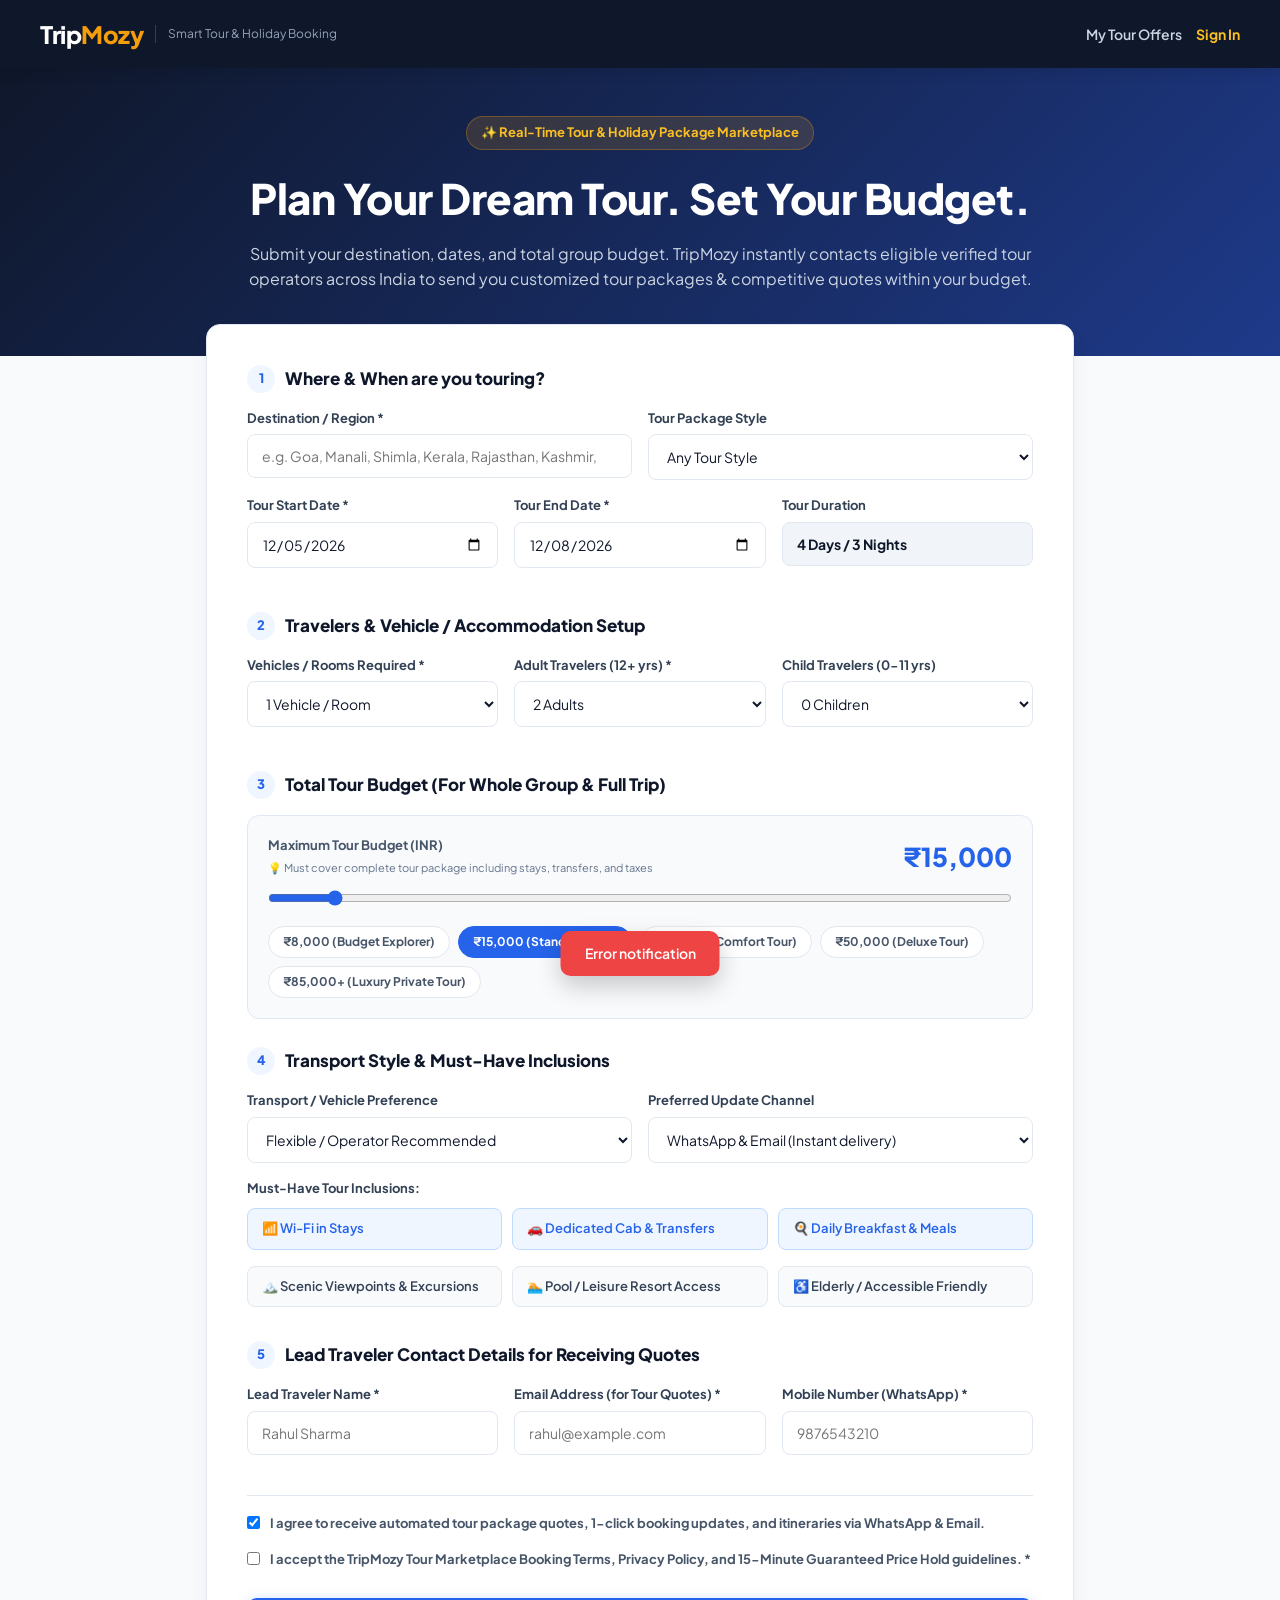
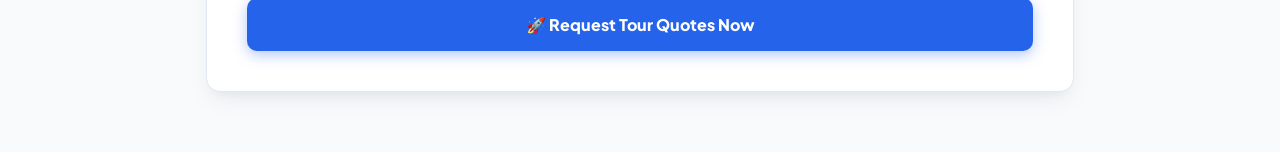
<file: index.html>
<!DOCTYPE html>
<html lang="en">
<head>
  <meta charset="UTF-8">
  <meta name="viewport" content="width=device-width, initial-scale=1.0, viewport-fit=cover">
  <title>Smart Tour Booking Marketplace | TripMozy - Memories Begin With a Tour</title>
  <link rel="preconnect" href="https://fonts.googleapis.com">
  <link rel="preconnect" href="https://fonts.gstatic.com" crossorigin>
  <link href="https://fonts.googleapis.com/css2?family=Plus+Jakarta+Sans:wght@400;500;600;700;800&display=swap" rel="stylesheet">
  <style>
    :root {
      --primary: #2563eb;
      --primary-dark: #1d4ed8;
      --navy: #0f172a;
      --navy-light: #1e293b;
      --accent: #f59e0b;
      --accent-hover: #d97706;
      --bg: #f8fafc;
      --card-bg: #ffffff;
      --text: #0f172a;
      --text-muted: #64748b;
      --border: #e2e8f0;
      --success: #10b981;
      --radius: 14px;
      --shadow: 0 10px 25px -5px rgba(15, 23, 42, 0.08), 0 8px 10px -6px rgba(15, 23, 42, 0.04);
    }

    * { box-sizing: border-box; margin: 0; padding: 0; }
    body {
      font-family: 'Plus Jakarta Sans', -apple-system, BlinkMacSystemFont, "Segoe UI", Roboto, sans-serif;
      background: var(--bg);
      color: var(--text);
      line-height: 1.5;
      padding-bottom: 60px;
    }

    /* Header & Navigation */
    header {
      background: var(--navy);
      color: #ffffff;
      padding: 16px 24px;
      position: sticky;
      top: 0;
      z-index: 100;
      box-shadow: 0 4px 12px rgba(0,0,0,0.1);
    }
    .header-inner {
      max-width: 1200px;
      margin: 0 auto;
      display: flex;
      justify-content: space-between;
      align-items: center;
    }
    .brand {
      display: flex;
      align-items: center;
      gap: 12px;
      text-decoration: none;
      color: #ffffff;
    }
    .brand-logo {
      font-size: 24px;
      font-weight: 800;
      letter-spacing: -0.5px;
    }
    .brand-logo span { color: var(--accent); }
    .brand-tagline {
      font-size: 12px;
      color: #94a3b8;
      border-left: 1px solid #334155;
      padding-left: 12px;
      display: none;
    }
    @media (min-width: 640px) { .brand-tagline { display: inline-block; } }
    .header-nav { display: flex; gap: 14px; align-items: center; }
    .nav-link { color: #cbd5e1; text-decoration: none; font-size: 14px; font-weight: 600; transition: color 0.2s; }
    .nav-link:hover { color: #ffffff; }
    .partner-btn {
      background: rgba(255, 255, 255, 0.1);
      border: 1px solid rgba(255, 255, 255, 0.2);
      color: #ffffff;
      padding: 8px 16px;
      border-radius: 9999px;
      font-size: 13px;
      font-weight: 700;
      text-decoration: none;
      transition: all 0.2s;
    }
    .partner-btn:hover { background: rgba(255, 255, 255, 0.2); }

    /* Hero Banner */
    .hero {
      background: linear-gradient(135deg, var(--navy) 0%, #1e3a8a 100%);
      color: #ffffff;
      padding: 48px 24px 64px;
      text-align: center;
    }
    .hero-container { max-width: 820px; margin: 0 auto; }
    .badge {
      display: inline-flex;
      align-items: center;
      gap: 6px;
      background: rgba(245, 158, 11, 0.15);
      border: 1px solid rgba(245, 158, 11, 0.3);
      color: #fbbf24;
      padding: 6px 14px;
      border-radius: 9999px;
      font-size: 13px;
      font-weight: 700;
      margin-bottom: 16px;
    }
    .hero h1 { font-size: 32px; font-weight: 800; letter-spacing: -0.5px; margin-bottom: 12px; }
    @media (min-width: 768px) { .hero h1 { font-size: 42px; } }
    .hero p { font-size: 16px; color: #cbd5e1; line-height: 1.6; }

    /* Main Container & Form */
    .main-wrap { max-width: 900px; margin: -32px auto 0; padding: 0 16px; }
    .form-card {
      background: var(--card-bg);
      border-radius: var(--radius);
      box-shadow: var(--shadow);
      padding: 32px 28px;
      border: 1px solid var(--border);
    }
    @media (min-width: 640px) { .form-card { padding: 40px; } }

    .section-title {
      font-size: 17px;
      font-weight: 800;
      color: var(--navy);
      margin: 28px 0 16px;
      display: flex;
      align-items: center;
      gap: 10px;
    }
    .section-title:first-child { margin-top: 0; }
    .section-title .num {
      width: 28px;
      height: 28px;
      background: #eff6ff;
      color: var(--primary);
      border-radius: 50%;
      display: flex;
      align-items: center;
      justify-content: center;
      font-size: 13px;
      font-weight: 800;
    }

    .grid-2 { display: grid; grid-template-columns: 1fr; gap: 16px; }
    .grid-3 { display: grid; grid-template-columns: 1fr; gap: 16px; }
    @media (min-width: 640px) {
      .grid-2 { grid-template-columns: 1fr 1fr; }
      .grid-3 { grid-template-columns: 1fr 1fr 1fr; }
    }

    .form-group { margin-bottom: 16px; }
    label {
      display: block;
      font-size: 13px;
      font-weight: 700;
      color: #334155;
      margin-bottom: 6px;
    }
    .form-control {
      width: 100%;
      padding: 12px 14px;
      border: 1.5px solid var(--border);
      border-radius: 8px;
      font-size: 14px;
      font-family: inherit;
      color: var(--text);
      background: #ffffff;
      transition: all 0.2s;
    }
    .form-control:focus {
      outline: none;
      border-color: var(--primary);
      box-shadow: 0 0 0 3px rgba(37, 99, 235, 0.15);
    }

    /* Budget Range Slider Box */
    .budget-box {
      background: #f8fafc;
      border: 1.5px solid var(--border);
      border-radius: 12px;
      padding: 20px;
      margin-bottom: 20px;
    }
    .budget-header {
      display: flex;
      justify-content: space-between;
      align-items: center;
      margin-bottom: 12px;
    }
    .budget-amount {
      font-size: 26px;
      font-weight: 800;
      color: var(--primary);
    }
    .budget-disclosure {
      font-size: 11px;
      color: var(--text-muted);
      margin-top: 4px;
    }
    .budget-chips {
      display: flex;
      flex-wrap: wrap;
      gap: 8px;
      margin-top: 14px;
    }
    .chip {
      background: #ffffff;
      border: 1px solid var(--border);
      padding: 6px 14px;
      border-radius: 20px;
      font-size: 12px;
      font-weight: 700;
      color: #475569;
      cursor: pointer;
      transition: all 0.15s;
    }
    .chip:hover, .chip.active {
      background: var(--primary);
      color: #ffffff;
      border-color: var(--primary);
    }

    /* Inclusions Grid */
    .facilities-grid {
      display: grid;
      grid-template-columns: repeat(auto-fill, minmax(210px, 1fr));
      gap: 10px;
      margin-top: 10px;
    }
    .facility-label {
      display: flex;
      align-items: center;
      gap: 10px;
      background: #f8fafc;
      border: 1px solid var(--border);
      padding: 10px 14px;
      border-radius: 8px;
      cursor: pointer;
      font-size: 13px;
      font-weight: 600;
      user-select: none;
      transition: all 0.15s;
    }
    .facility-checkbox { display: none; }
    .facility-checkbox:checked + .facility-label {
      background: #eff6ff;
      border-color: #bfdbfe;
      color: var(--primary);
    }

    /* Consent Checkboxes */
    .consent-box {
      margin-top: 24px;
      padding-top: 18px;
      border-top: 1px solid var(--border);
      display: flex;
      flex-direction: column;
      gap: 12px;
    }
    .checkbox-row {
      display: flex;
      align-items: flex-start;
      gap: 10px;
      font-size: 13px;
      color: #475569;
      line-height: 1.4;
    }
    .checkbox-row input { margin-top: 2px; }

    /* Submit Button */
    .submit-btn {
      width: 100%;
      background: var(--primary);
      color: #ffffff;
      padding: 16px 24px;
      font-size: 16px;
      font-weight: 800;
      border: none;
      border-radius: 10px;
      cursor: pointer;
      box-shadow: 0 4px 14px rgba(37, 99, 235, 0.35);
      transition: all 0.2s;
      margin-top: 24px;
      display: flex;
      justify-content: center;
      align-items: center;
      gap: 10px;
      font-family: inherit;
    }
    .submit-btn:hover {
      background: var(--primary-dark);
      transform: translateY(-1px);
      box-shadow: 0 6px 20px rgba(37, 99, 235, 0.45);
    }
    .submit-btn:disabled {
      background: #94a3b8;
      cursor: not-allowed;
      transform: none;
      box-shadow: none;
    }

    /* Success / Result View */
    .result-card {
      display: none;
      background: var(--card-bg);
      border-radius: var(--radius);
      box-shadow: var(--shadow);
      padding: 40px;
      text-align: center;
      border: 1px solid var(--border);
    }
    .success-icon {
      width: 64px;
      height: 64px;
      background: #d1fae5;
      color: #059669;
      border-radius: 50%;
      display: flex;
      align-items: center;
      justify-content: center;
      font-size: 32px;
      margin: 0 auto 16px;
    }
    .result-title { font-size: 24px; font-weight: 800; margin-bottom: 8px; }
    .result-ref {
      font-family: monospace;
      font-size: 15px;
      font-weight: 700;
      color: var(--primary);
      background: #eff6ff;
      padding: 4px 12px;
      border-radius: 6px;
      display: inline-block;
      margin-bottom: 16px;
    }
    .result-desc {
      font-size: 14px;
      color: var(--text-muted);
      max-width: 520px;
      margin: 0 auto 24px;
      line-height: 1.6;
    }
    .action-links { display: flex; gap: 12px; justify-content: center; flex-wrap: wrap; }
    .btn-secondary {
      background: #f1f5f9;
      color: var(--text);
      text-decoration: none;
      padding: 12px 20px;
      border-radius: 8px;
      font-weight: 700;
      font-size: 14px;
      display: inline-flex;
      align-items: center;
      gap: 6px;
    }
    .btn-primary-link {
      background: var(--primary);
      color: #ffffff;
      text-decoration: none;
      padding: 12px 24px;
      border-radius: 8px;
      font-weight: 700;
      font-size: 14px;
      display: inline-flex;
      align-items: center;
      gap: 6px;
    }

    /* Error Toast */
    .toast {
      position: fixed;
      bottom: 24px;
      left: 50%;
      transform: translateX(-50%) translateY(100px);
      background: #ef4444;
      color: #ffffff;
      padding: 12px 24px;
      border-radius: 10px;
      font-size: 14px;
      font-weight: 600;
      box-shadow: 0 10px 25px rgba(0,0,0,0.2);
      transition: transform 0.3s cubic-bezier(0.16, 1, 0.3, 1);
      z-index: 1000;
      max-width: 90vw;
      text-align: center;
    }
    .toast.show { transform: translateX(-50%) translateY(0); }

    /* ── Mobile Phone Browser Responsiveness ── */
    @media (max-width: 768px) {
      header { padding: 10px 14px; }
      .header-inner { flex-wrap: wrap; gap: 8px; }
      .brand-logo { font-size: 20px; }
      .brand-badge { font-size: 10px; padding: 2px 6px; }
      .header-nav { gap: 6px; flex-wrap: wrap; width: 100%; justify-content: flex-end; }
      .nav-link { font-size: 12px; }
      .partner-btn { padding: 6px 10px; font-size: 11px; }

      .hero { padding: 32px 14px 48px; }
      .hero h1 { font-size: 24px; line-height: 1.25; }
      .hero p { font-size: 14px; }

      .main-wrap { padding: 0 10px; margin-top: -24px; }
      .form-card { padding: 20px 14px; border-radius: 14px; }
      .section-title { font-size: 15px; margin: 20px 0 12px; }

      .form-input, .form-select, input[type="text"], input[type="email"], input[type="tel"], input[type="date"], input[type="number"] {
        font-size: 16px !important; /* Prevents iOS auto-zoom */
        padding: 12px 14px;
      }
      .budget-input { font-size: 22px !important; }

      .facilities-grid {
        grid-template-columns: 1fr 1fr;
        gap: 8px;
      }
      .facility-label {
        padding: 8px 10px;
        font-size: 12px;
      }

      .stepper-btn {
        width: 44px;
        height: 44px;
        font-size: 20px;
      }
      .stepper-val {
        font-size: 16px;
        min-width: 36px;
      }

      .result-card { padding: 24px 16px; }
      .result-title { font-size: 20px; }
      .action-links { flex-direction: column; width: 100%; }
      .btn-secondary, .btn-primary-link { width: 100%; justify-content: center; padding: 14px; }
    }
  </style>
</head>
<body>

  <!-- Header -->
  <header>
    <div class="header-inner">
      <a href="/" class="brand">
        <div class="brand-logo">Trip<span>Mozy</span></div>
        <div class="brand-tagline">Smart Tour &amp; Holiday Booking</div>
      </a>
      <div class="header-nav">
        <a href="/booking" class="nav-link">My Tour Offers</a>
        <span id="authHeaderItem">
          <a href="/login" class="nav-link" style="color:#fbbf24;font-weight:700;">Sign In</a>
        </span>
      </div>
    </div>
  </header>

  <!-- Hero Section -->
  <section class="hero">
    <div class="hero-container">
      <div class="badge">✨ Real-Time Tour &amp; Holiday Package Marketplace</div>
      <h1>Plan Your Dream Tour. Set Your Budget.</h1>
      <p>Submit your destination, dates, and total group budget. TripMozy instantly contacts eligible verified tour operators across India to send you customized tour packages &amp; competitive quotes within your budget.</p>
    </div>
  </section>

  <!-- Main Request Form -->
  <main class="main-wrap">
    <div class="form-card" id="formCard">
      <form id="tourRequestForm">

        <!-- 1. Destination & Dates -->
        <div class="section-title">
          <span class="num">1</span>
          <span>Where &amp; When are you touring?</span>
        </div>

        <div class="grid-2">
          <div class="form-group">
            <label for="destination">Destination / Region *</label>
            <input type="text" id="destination" class="form-control" placeholder="e.g. Goa, Manali, Shimla, Kerala, Rajasthan, Kashmir, Ladakh" list="destinationsList" required>
            <datalist id="destinationsList">
              <option value="Manali, Himachal Pradesh">
              <option value="Shimla, Himachal Pradesh">
              <option value="Dharamshala, Himachal Pradesh">
              <option value="Dalhousie, Himachal Pradesh">
              <option value="North Goa, Goa">
              <option value="South Goa, Goa">
              <option value="Goa">
              <option value="Munnar, Kerala">
              <option value="Alleppey, Kerala">
              <option value="Kerala">
              <option value="Jaipur, Rajasthan">
              <option value="Udaipur, Rajasthan">
              <option value="Rajasthan">
              <option value="Srinagar, Jammu and Kashmir">
              <option value="Gulmarg, Jammu and Kashmir">
              <option value="Leh, Ladakh">
              <option value="Rishikesh, Uttarakhand">
              <option value="Mussoorie, Uttarakhand">
              <option value="Ooty, Tamil Nadu">
              <option value="Darjeeling, West Bengal">
              <option value="Gangtok, Sikkim">
            </datalist>
          </div>
          <div class="form-group">
            <label for="propertyType">Tour Package Style</label>
            <select id="propertyType" class="form-control">
              <option value="any">Any Tour Style</option>
              <option value="resort">Resort &amp; Leisure Tour</option>
              <option value="hotel">Standard Sightseeing Tour</option>
              <option value="homestay">Heritage &amp; Homestay Experience</option>
            </select>
          </div>
        </div>

        <div class="grid-3">
          <div class="form-group">
            <label for="checkInDate">Tour Start Date *</label>
            <input type="date" id="checkInDate" class="form-control" required>
          </div>
          <div class="form-group">
            <label for="checkOutDate">Tour End Date *</label>
            <input type="date" id="checkOutDate" class="form-control" required>
          </div>
          <div class="form-group">
            <label>Tour Duration</label>
            <input type="text" id="nightsDisplay" class="form-control" value="0 Nights" readonly style="background:#f1f5f9; font-weight:700;">
          </div>
        </div>

        <!-- 2. Travelers & Vehicles/Rooms -->
        <div class="section-title">
          <span class="num">2</span>
          <span>Travelers &amp; Vehicle / Accommodation Setup</span>
        </div>

        <div class="grid-3">
          <div class="form-group">
            <label for="numRooms">Vehicles / Rooms Required *</label>
            <select id="numRooms" class="form-control">
              <option value="1" selected>1 Vehicle / Room</option>
              <option value="2">2 Vehicles / Rooms</option>
              <option value="3">3 Vehicles / Rooms</option>
              <option value="4">4 Vehicles / Rooms</option>
              <option value="5">5+ Vehicles / Rooms</option>
            </select>
          </div>
          <div class="form-group">
            <label for="numAdults">Adult Travelers (12+ yrs) *</label>
            <select id="numAdults" class="form-control">
              <option value="1">1 Adult</option>
              <option value="2" selected>2 Adults</option>
              <option value="3">3 Adults</option>
              <option value="4">4 Adults</option>
              <option value="5">5 Adults</option>
              <option value="6">6+ Adults</option>
            </select>
          </div>
          <div class="form-group">
            <label for="numChildren">Child Travelers (0-11 yrs)</label>
            <select id="numChildren" class="form-control">
              <option value="0" selected>0 Children</option>
              <option value="1">1 Child</option>
              <option value="2">2 Children</option>
              <option value="3">3+ Children</option>
            </select>
          </div>
        </div>

        <!-- 3. Total Tour Budget -->
        <div class="section-title">
          <span class="num">3</span>
          <span>Total Tour Budget (For Whole Group &amp; Full Trip)</span>
        </div>

        <div class="budget-box">
          <div class="budget-header">
            <div>
              <div style="font-size: 13px; font-weight: 700; color: #475569;">Maximum Tour Budget (INR)</div>
              <div class="budget-disclosure">💡 Must cover complete tour package including stays, transfers, and taxes</div>
            </div>
            <div class="budget-amount" id="budgetDisplay">₹15,000</div>
          </div>

          <input type="range" id="budgetSlider" min="3000" max="150000" step="1000" value="15000" style="width: 100%; accent-color: var(--primary);">

          <div class="budget-chips">
            <div class="chip" onclick="setBudget(8000)">₹8,000 (Budget Explorer)</div>
            <div class="chip active" onclick="setBudget(15000)">₹15,000 (Standard Tour)</div>
            <div class="chip" onclick="setBudget(25000)">₹25,000 (Comfort Tour)</div>
            <div class="chip" onclick="setBudget(50000)">₹50,000 (Deluxe Tour)</div>
            <div class="chip" onclick="setBudget(85000)">₹85,000+ (Luxury Private Tour)</div>
          </div>
        </div>

        <!-- 4. Transport & Inclusions -->
        <div class="section-title">
          <span class="num">4</span>
          <span>Transport Style &amp; Must-Have Inclusions</span>
        </div>

        <div class="grid-2">
          <div class="form-group">
            <label for="roomPreference">Transport / Vehicle Preference</label>
            <select id="roomPreference" class="form-control">
              <option value="any">Flexible / Operator Recommended</option>
              <option value="ac">Dedicated Air-Conditioned Cab (Sedan / SUV)</option>
              <option value="non_ac">Standard Non-AC / Hill Taxi</option>
            </select>
          </div>
          <div class="form-group">
            <label for="contactChannel">Preferred Update Channel</label>
            <select id="contactChannel" class="form-control">
              <option value="whatsapp">WhatsApp &amp; Email (Instant delivery)</option>
              <option value="email">Email Only</option>
              <option value="sms">SMS &amp; Email</option>
            </select>
          </div>
        </div>

        <div style="font-size: 13px; font-weight: 700; color: #334155; margin-bottom: 8px;">Must-Have Tour Inclusions:</div>
        <div class="facilities-grid">
          <div>
            <input type="checkbox" id="fac_wifi" class="facility-checkbox" value="wifi" checked>
            <label for="fac_wifi" class="facility-label">📶 Wi-Fi in Stays</label>
          </div>
          <div>
            <input type="checkbox" id="fac_parking" class="facility-checkbox" value="parking" checked>
            <label for="fac_parking" class="facility-label">🚗 Dedicated Cab &amp; Transfers</label>
          </div>
          <div>
            <input type="checkbox" id="fac_breakfast" class="facility-checkbox" value="breakfast" checked>
            <label for="fac_breakfast" class="facility-label">🍳 Daily Breakfast &amp; Meals</label>
          </div>
          <div>
            <input type="checkbox" id="fac_mountain_view" class="facility-checkbox" value="mountain_view">
            <label for="fac_mountain_view" class="facility-label">🏔️ Scenic Viewpoints &amp; Excursions</label>
          </div>
          <div>
            <input type="checkbox" id="fac_pool" class="facility-checkbox" value="pool">
            <label for="fac_pool" class="facility-label">🏊 Pool / Leisure Resort Access</label>
          </div>
          <div>
            <input type="checkbox" id="fac_accessible" class="facility-checkbox" value="accessible">
            <label for="fac_accessible" class="facility-label">♿ Elderly / Accessible Friendly</label>
          </div>
        </div>

        <!-- 5. Traveler Contact Details -->
        <div class="section-title">
          <span class="num">5</span>
          <span>Lead Traveler Contact Details for Receiving Quotes</span>
        </div>

        <div class="grid-3">
          <div class="form-group">
            <label for="guestName">Lead Traveler Name *</label>
            <input type="text" id="guestName" class="form-control" placeholder="Rahul Sharma" required>
          </div>
          <div class="form-group">
            <label for="guestEmail">Email Address (for Tour Quotes) *</label>
            <input type="email" id="guestEmail" class="form-control" placeholder="rahul@example.com" required>
          </div>
          <div class="form-group">
            <label for="guestPhone">Mobile Number (WhatsApp) *</label>
            <input type="tel" id="guestPhone" class="form-control" placeholder="9876543210" required>
          </div>
        </div>

        <!-- Consent & Terms -->
        <div class="consent-box">
          <label class="checkbox-row">
            <input type="checkbox" id="commConsent" checked>
            <span>I agree to receive automated tour package quotes, 1-click booking updates, and itineraries via WhatsApp &amp; Email.</span>
          </label>
          <label class="checkbox-row">
            <input type="checkbox" id="termsAccept" required>
            <span>I accept the TripMozy Tour Marketplace Booking Terms, Privacy Policy, and 15-Minute Guaranteed Price Hold guidelines. *</span>
          </label>
        </div>

        <button type="submit" id="submitBtn" class="submit-btn">
          <span>🚀 Request Tour Quotes Now</span>
        </button>

      </form>
    </div>

    <!-- Result / Success View -->
    <div class="result-card" id="resultCard">
      <div class="success-icon">🎒</div>
      <h2 class="result-title">Tour Request Dispatched!</h2>
      <div class="result-ref" id="resultRef">TM-REQ-20261029-XXXX</div>
      <p class="result-desc" id="resultMsg">
        Verified local tour operators in your destination have been contacted. You will receive customized tour quotes in your email and WhatsApp shortly.
      </p>
      <div class="action-links">
        <a href="#" id="viewOffersBtn" class="btn-primary-link">⚡ View Live Tour Offers</a>
        <a href="/smart-tour-booking" class="btn-secondary">Submit Another Request</a>
      </div>
    </div>
  </main>

  <div class="toast" id="toast">Error notification</div>

  <script>
    // Set min date to today for check-in
    const checkInInput = document.getElementById('checkInDate');
    const checkOutInput = document.getElementById('checkOutDate');
    const nightsDisplay = document.getElementById('nightsDisplay');

    const today = new Date().toISOString().split('T')[0];
    checkInInput.min = today;

    // Default dates: tomorrow to +3 days (4 days / 3 nights)
    const defaultIn = new Date();
    defaultIn.setDate(defaultIn.getDate() + 1);
    const defaultOut = new Date();
    defaultOut.setDate(defaultOut.getDate() + 4);

    checkInInput.value = defaultIn.toISOString().split('T')[0];
    checkOutInput.min = checkInInput.value;
    checkOutInput.value = defaultOut.toISOString().split('T')[0];

    function updateNights() {
      const inDate = new Date(checkInInput.value);
      const outDate = new Date(checkOutInput.value);
      if (checkInInput.value && checkOutInput.value && outDate > inDate) {
        const diffTime = Math.abs(outDate - inDate);
        const nights = Math.ceil(diffTime / (1000 * 60 * 60 * 24));
        const days = nights + 1;
        nightsDisplay.value = `${days} Days / ${nights} Night${nights > 1 ? 's' : ''}`;
      } else {
        nightsDisplay.value = 'Invalid Dates';
      }
    }

    checkInInput.addEventListener('change', () => {
      checkOutInput.min = checkInInput.value;
      if (checkOutInput.value <= checkInInput.value) {
        const nextDay = new Date(checkInInput.value);
        nextDay.setDate(nextDay.getDate() + 3);
        checkOutInput.value = nextDay.toISOString().split('T')[0];
      }
      updateNights();
    });
    checkOutInput.addEventListener('change', updateNights);
    updateNights();

    // Budget Slider
    const slider = document.getElementById('budgetSlider');
    const budgetDisplay = document.getElementById('budgetDisplay');

    function setBudget(val) {
      slider.value = val;
      budgetDisplay.textContent = '₹' + parseInt(val).toLocaleString('en-IN');
      document.querySelectorAll('.chip').forEach(c => {
        c.classList.toggle('active', c.textContent.includes(parseInt(val).toLocaleString('en-IN')));
      });
    }

    slider.addEventListener('input', (e) => {
      budgetDisplay.textContent = '₹' + parseInt(e.target.value).toLocaleString('en-IN');
      document.querySelectorAll('.chip').forEach(c => c.classList.remove('active'));
    });

    function showToast(msg) {
      const toast = document.getElementById('toast');
      toast.textContent = msg;
      toast.classList.add('show');
      setTimeout(() => toast.classList.remove('show'), 4000);
    }

    // Submit Request
    document.getElementById('tourRequestForm').addEventListener('submit', async (e) => {
      e.preventDefault();

      const btn = document.getElementById('submitBtn');
      btn.disabled = true;
      btn.innerHTML = '<span>⚡ Dispatching to Verified Tour Operators...</span>';

      const facilities = Array.from(document.querySelectorAll('.facility-checkbox:checked')).map(cb => cb.value);

      const payload = {
        destination: document.getElementById('destination').value,
        propertyTypePreference: document.getElementById('propertyType').value,
        checkInDate: checkInInput.value,
        checkOutDate: checkOutInput.value,
        numRooms: parseInt(document.getElementById('numRooms').value),
        numAdults: parseInt(document.getElementById('numAdults').value),
        numChildren: parseInt(document.getElementById('numChildren').value),
        totalBudgetINR: parseInt(slider.value),
        roomPreference: document.getElementById('roomPreference').value,
        requiredFacilities: facilities,
        guestName: document.getElementById('guestName').value,
        guestEmail: document.getElementById('guestEmail').value,
        guestPhone: document.getElementById('guestPhone').value,
        communicationConsent: document.getElementById('commConsent').checked,
        termsAccepted: document.getElementById('termsAccept').checked
      };

      try {
        const res = await fetch('/api/requests', {
          method: 'POST',
          headers: { 'Content-Type': 'application/json' },
          body: JSON.stringify(payload)
        });

        const data = await res.json();

        if (!res.ok) {
          throw new Error(data.error || 'Failed to submit tour request');
        }

        // Show Result Card
        document.getElementById('formCard').style.display = 'none';
        const resultCard = document.getElementById('resultCard');
        resultCard.style.display = 'block';

        document.getElementById('resultRef').textContent = data.reference;
        document.getElementById('resultMsg').textContent =
          `Success! Your tour request for ${data.destination} has been sent to ${data.matchedCount} eligible TripMozy verified tour operators. Quotes will arrive in real time.`;

        const viewOffersUrl = `/booking?id=${data.id}`;
        document.getElementById('viewOffersBtn').href = viewOffersUrl;

        // Auto-redirect to live offers after 2.5 seconds
        setTimeout(() => {
          window.location.href = viewOffersUrl;
        }, 2500);

      } catch (err) {
        showToast(err.message);
        btn.disabled = false;
        btn.innerHTML = '<span>🚀 Request Tour Quotes Now</span>';
      }
    });

    // Check logged in customer session & prefill
    (function checkCustomerSession() {
      try {
        const raw = localStorage.getItem('tm_user_info');
        const role = localStorage.getItem('tm_user_role');
        if (raw && role === 'customer') {
          const u = JSON.parse(raw);
          if (u.displayName && u.displayName !== 'Traveler') {
            document.getElementById('guestName').value = u.displayName;
          }
          if (u.email && !u.email.includes('@tripmozy.local')) {
            document.getElementById('guestEmail').value = u.email;
          }
          if (u.phone) {
            document.getElementById('guestPhone').value = u.phone.replace('+91', '');
          }
          const item = document.getElementById('authHeaderItem');
          if (item) {
            item.innerHTML = `<span style="font-size:13px;color:#cbd5e1;">👤 ${u.displayName || 'Traveler'}</span> <a href="javascript:void(0)" onclick="signOutCustomer()" style="font-size:12px;color:#f87171;text-decoration:none;margin-left:6px;">(Sign Out)</a>`;
          }
        }
      } catch (_) {}
    })();

    function signOutCustomer() {
      localStorage.removeItem('tm_session_token');
      localStorage.removeItem('tm_user_role');
      localStorage.removeItem('tm_user_info');
      fetch('/api/auth/logout', { method: 'POST' }).finally(() => {
        window.location.reload();
      });
    }
  </script>
</body>
</html>
</file>
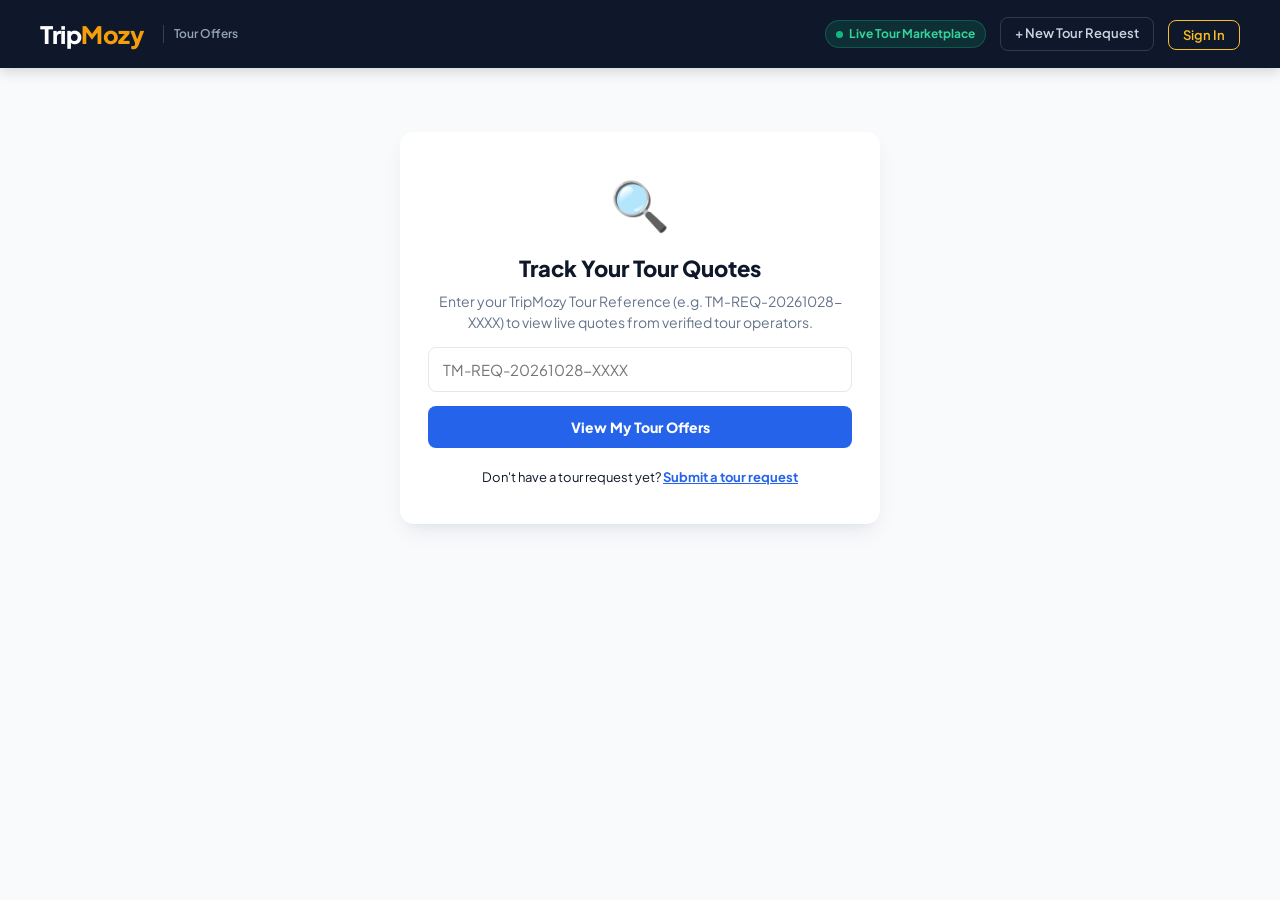
<file: customer-booking.html>
<!DOCTYPE html>
<html lang="en">
<head>
  <meta charset="UTF-8">
  <meta name="viewport" content="width=device-width, initial-scale=1.0, viewport-fit=cover">
  <title>Tour Offers &amp; Booking | TripMozy - Memories Begin With a Tour</title>
  <link rel="preconnect" href="https://fonts.googleapis.com">
  <link rel="preconnect" href="https://fonts.gstatic.com" crossorigin>
  <link href="https://fonts.googleapis.com/css2?family=Plus+Jakarta+Sans:wght@400;500;600;700;800&display=swap" rel="stylesheet">
  <style>
    :root {
      --primary: #2563eb;
      --primary-dark: #1d4ed8;
      --navy: #0f172a;
      --navy-light: #1e293b;
      --accent: #f59e0b;
      --bg: #f8fafc;
      --card-bg: #ffffff;
      --text: #0f172a;
      --text-muted: #64748b;
      --border: #e2e8f0;
      --success: #10b981;
      --danger: #ef4444;
      --warning: #f59e0b;
      --radius: 14px;
      --shadow: 0 10px 25px -5px rgba(15, 23, 42, 0.08), 0 8px 10px -6px rgba(15, 23, 42, 0.04);
    }
    * { box-sizing: border-box; margin: 0; padding: 0; }
    body {
      font-family: 'Plus Jakarta Sans', -apple-system, BlinkMacSystemFont, "Segoe UI", Roboto, sans-serif;
      background: var(--bg);
      color: var(--text);
      line-height: 1.5;
      padding-bottom: 80px;
    }

    /* Header */
    header {
      background: var(--navy);
      color: #fff;
      padding: 16px 24px;
      position: sticky;
      top: 0;
      z-index: 100;
      box-shadow: 0 4px 12px rgba(0,0,0,0.15);
    }
    .header-inner {
      max-width: 1200px;
      margin: 0 auto;
      display: flex;
      justify-content: space-between;
      align-items: center;
    }
    .brand { display: flex; align-items: center; gap: 10px; text-decoration: none; color: #fff; }
    .brand-logo { font-size: 24px; font-weight: 800; letter-spacing: -0.5px; }
    .brand-logo span { color: var(--accent); }
    .header-right { display: flex; align-items: center; gap: 14px; }
    .nav-btn {
      color: #cbd5e1;
      text-decoration: none;
      font-size: 13px;
      font-weight: 600;
      padding: 6px 14px;
      border-radius: 8px;
      border: 1px solid rgba(255,255,255,0.15);
      transition: all 0.2s;
    }
    .nav-btn:hover { color: #fff; background: rgba(255,255,255,0.1); }

    /* Live pulse badge */
    .live-badge {
      display: inline-flex;
      align-items: center;
      gap: 6px;
      background: rgba(16, 185, 129, 0.15);
      border: 1px solid rgba(16, 185, 129, 0.3);
      color: #34d399;
      font-size: 12px;
      font-weight: 700;
      padding: 4px 10px;
      border-radius: 20px;
    }
    .live-dot {
      width: 7px;
      height: 7px;
      background: #10b981;
      border-radius: 50%;
      animation: pulse 1.8s infinite;
    }
    @keyframes pulse { 0%, 100% { opacity: 1; } 50% { opacity: 0.3; } }

    /* Container */
    .container { max-width: 1060px; margin: 0 auto; padding: 24px 20px; }

    /* Stepper */
    .stepper {
      display: flex;
      justify-content: space-between;
      margin-bottom: 28px;
      position: relative;
    }
    .stepper::before {
      content: '';
      position: absolute;
      top: 18px;
      left: 40px;
      right: 40px;
      height: 2px;
      background: var(--border);
      z-index: 1;
    }
    .step-item {
      position: relative;
      z-index: 2;
      display: flex;
      flex-direction: column;
      align-items: center;
      gap: 6px;
      background: var(--bg);
      padding: 0 10px;
    }
    .step-circle {
      width: 36px;
      height: 36px;
      border-radius: 50%;
      background: #e2e8f0;
      color: var(--text-muted);
      font-size: 13px;
      font-weight: 800;
      display: flex;
      align-items: center;
      justify-content: center;
      transition: all 0.3s;
    }
    .step-item.active .step-circle { background: var(--primary); color: #fff; box-shadow: 0 0 0 4px rgba(37,99,235,0.2); }
    .step-item.completed .step-circle { background: var(--success); color: #fff; }
    .step-label { font-size: 12px; font-weight: 700; color: var(--text-muted); }
    .step-item.active .step-label { color: var(--primary); }
    .step-item.completed .step-label { color: var(--success); }

    /* Summary Card */
    .summary-card {
      background: var(--card-bg);
      border-radius: var(--radius);
      box-shadow: var(--shadow);
      padding: 24px;
      margin-bottom: 24px;
      border: 1px solid var(--border);
    }
    .summary-top {
      display: flex;
      justify-content: space-between;
      align-items: flex-start;
      margin-bottom: 16px;
      flex-wrap: wrap;
      gap: 12px;
    }
    .ref-badge {
      font-family: monospace;
      font-size: 13px;
      font-weight: 700;
      background: #eff6ff;
      color: var(--primary);
      padding: 4px 10px;
      border-radius: 6px;
      border: 1px solid #bfdbfe;
    }
    .status-pill {
      display: inline-flex;
      align-items: center;
      gap: 6px;
      font-size: 12px;
      font-weight: 700;
      padding: 5px 12px;
      border-radius: 20px;
    }
    .status-pending { background: #fef3c7; color: #92400e; }
    .status-offers  { background: #d1fae5; color: #065f46; }
    .status-booked  { background: #eff6ff; color: #1e40af; }

    .summary-grid {
      display: grid;
      grid-template-columns: repeat(auto-fit, minmax(170px, 1fr));
      gap: 16px;
      padding-top: 14px;
      border-top: 1px solid var(--border);
    }
    .sum-label { font-size: 11px; font-weight: 700; color: var(--text-muted); text-transform: uppercase; letter-spacing: 0.4px; }
    .sum-val { font-size: 15px; font-weight: 700; margin-top: 2px; }
    .sum-val.budget { color: var(--primary); font-size: 18px; }

    /* Live Banner */
    .live-banner {
      background: #eff6ff;
      border: 1px solid #bfdbfe;
      border-radius: var(--radius);
      padding: 16px 20px;
      margin-bottom: 24px;
      display: flex;
      align-items: center;
      justify-content: space-between;
      flex-wrap: wrap;
      gap: 12px;
    }
    .live-banner-left { display: flex; align-items: center; gap: 12px; }
    .live-spinner {
      width: 22px;
      height: 22px;
      border: 3px solid #bfdbfe;
      border-top-color: var(--primary);
      border-radius: 50%;
      animation: spin 0.8s linear infinite;
    }
    @keyframes spin { to { transform: rotate(360deg); } }
    .live-title { font-size: 14px; font-weight: 700; color: #1e3a8a; }
    .live-sub { font-size: 12px; color: #3b82f6; }
    .refresh-now-btn {
      background: #fff;
      border: 1px solid #bfdbfe;
      color: var(--primary);
      font-size: 12px;
      font-weight: 700;
      padding: 6px 14px;
      border-radius: 8px;
      cursor: pointer;
      transition: all 0.2s;
    }
    .refresh-now-btn:hover { background: #dbeafe; }

    /* Section Title */
    .section-head {
      display: flex;
      justify-content: space-between;
      align-items: center;
      margin-bottom: 16px;
    }
    .section-head h2 { font-size: 20px; font-weight: 800; color: var(--navy); }
    .offer-count-chip {
      background: var(--navy);
      color: #fff;
      font-size: 12px;
      font-weight: 800;
      padding: 3px 10px;
      border-radius: 12px;
    }

    /* Offers Grid */
    .offers-list { display: flex; flex-direction: column; gap: 18px; }

    .offer-card {
      background: var(--card-bg);
      border-radius: var(--radius);
      box-shadow: var(--shadow);
      border: 2px solid var(--border);
      overflow: hidden;
      transition: all 0.2s;
    }
    .offer-card:hover { border-color: var(--primary); transform: translateY(-2px); }
    .offer-card.highlight { border-color: var(--success); }

    .offer-header {
      padding: 18px 22px 14px;
      border-bottom: 1px solid var(--border);
      display: flex;
      justify-content: space-between;
      align-items: flex-start;
      flex-wrap: wrap;
      gap: 10px;
      background: #fafafa;
    }
    .hotel-name { font-size: 18px; font-weight: 800; color: var(--navy); }
    .hotel-meta { font-size: 13px; color: var(--text-muted); margin-top: 2px; }
    .stars { color: var(--accent); letter-spacing: 1px; }

    .savings-badge {
      background: #d1fae5;
      color: #065f46;
      font-size: 12px;
      font-weight: 800;
      padding: 4px 10px;
      border-radius: 20px;
      display: inline-flex;
      align-items: center;
      gap: 4px;
    }

    .offer-body {
      padding: 20px 22px;
      display: grid;
      grid-template-columns: 1.5fr 1fr;
      gap: 20px;
    }
    @media (max-width: 768px) { .offer-body { grid-template-columns: 1fr; } }

    .offer-details { display: flex; flex-direction: column; gap: 10px; }
    .room-name { font-size: 15px; font-weight: 700; color: var(--navy); display: flex; align-items: center; gap: 6px; }
    .feature-tag {
      display: inline-flex;
      align-items: center;
      gap: 5px;
      background: #f1f5f9;
      padding: 4px 10px;
      border-radius: 6px;
      font-size: 12px;
      font-weight: 600;
      color: #334155;
    }
    .policy-tag { font-size: 12px; color: #059669; font-weight: 600; display: flex; align-items: center; gap: 4px; }

    .offer-pricing-box {
      background: #f8fafc;
      border: 1px solid var(--border);
      border-radius: 12px;
      padding: 16px;
      text-align: right;
      display: flex;
      flex-direction: column;
      justify-content: space-between;
    }
    @media (max-width: 768px) { .offer-pricing-box { text-align: left; } }

    .price-total { font-size: 26px; font-weight: 800; color: var(--navy); }
    .price-sub { font-size: 11px; color: var(--text-muted); margin-top: 2px; }
    .price-gst { font-size: 12px; color: #64748b; margin-bottom: 12px; }

    .book-btn {
      background: var(--primary);
      color: #fff;
      border: none;
      border-radius: 8px;
      padding: 12px 20px;
      font-size: 14px;
      font-weight: 800;
      cursor: pointer;
      display: inline-flex;
      align-items: center;
      justify-content: center;
      gap: 8px;
      transition: all 0.2s;
      font-family: inherit;
      width: 100%;
    }
    .book-btn:hover { background: var(--primary-dark); transform: translateY(-1px); }

    /* Empty state */
    .empty-box {
      background: var(--card-bg);
      border-radius: var(--radius);
      box-shadow: var(--shadow);
      padding: 50px 24px;
      text-align: center;
      border: 1px solid var(--border);
    }
    .empty-icon { font-size: 54px; margin-bottom: 12px; }
    .empty-title { font-size: 18px; font-weight: 800; margin-bottom: 6px; }
    .empty-desc { font-size: 14px; color: var(--text-muted); max-width: 440px; margin: 0 auto; }

    /* Lookup form (if visited without ID) */
    .lookup-card {
      background: #fff;
      border-radius: var(--radius);
      padding: 36px 28px;
      max-width: 480px;
      margin: 40px auto;
      box-shadow: var(--shadow);
      text-align: center;
    }
    .lookup-input {
      width: 100%;
      padding: 12px 14px;
      border: 1.5px solid var(--border);
      border-radius: 8px;
      font-size: 15px;
      font-family: inherit;
      margin: 14px 0;
    }
    .lookup-input:focus { outline: none; border-color: var(--primary); }

    /* Checkout Modal */
    .modal-overlay {
      position: fixed;
      inset: 0;
      background: rgba(15, 23, 42, 0.65);
      z-index: 1000;
      display: flex;
      align-items: center;
      justify-content: center;
      padding: 20px;
      backdrop-filter: blur(3px);
    }
    .modal-overlay.hidden { display: none; }
    .checkout-modal {
      background: #fff;
      border-radius: 18px;
      padding: 28px;
      max-width: 520px;
      width: 100%;
      max-height: 90vh;
      overflow-y: auto;
      box-shadow: 0 25px 50px rgba(0,0,0,0.25);
    }
    .hold-banner {
      background: #fef3c7;
      border: 1px solid #fde68a;
      border-radius: 10px;
      padding: 12px 16px;
      display: flex;
      align-items: center;
      justify-content: space-between;
      margin-bottom: 18px;
      font-size: 13px;
      font-weight: 700;
      color: #92400e;
    }
    .hold-timer { font-size: 16px; font-weight: 800; color: #b45309; }

    .bill-row { display: flex; justify-content: space-between; padding: 7px 0; font-size: 14px; }
    .bill-row.total { font-size: 18px; font-weight: 800; color: var(--navy); border-top: 1.5px solid var(--border); margin-top: 8px; padding-top: 12px; }

    .payment-option {
      border: 1.5px solid var(--border);
      border-radius: 10px;
      padding: 12px 14px;
      margin-bottom: 10px;
      display: flex;
      align-items: center;
      gap: 12px;
      cursor: pointer;
      font-size: 14px;
      font-weight: 700;
      transition: all 0.2s;
    }
    .payment-option:hover { border-color: var(--primary); background: #f8fafc; }
    .payment-option.selected { border-color: var(--primary); background: #eff6ff; }

    .split-option {
      border: 1.5px solid var(--border);
      border-radius: 10px;
      padding: 11px 14px;
      display: flex;
      align-items: center;
      gap: 10px;
      cursor: pointer;
      font-size: 13px;
      transition: all 0.2s;
      background: #fff;
    }
    .split-option:hover { border-color: var(--primary); background: #f8fafc; }
    .split-option.selected { border-color: var(--primary); background: #eff6ff; }

    .confirm-btn {
      background: var(--success);
      color: #fff;
      border: none;
      border-radius: 10px;
      padding: 14px;
      font-size: 16px;
      font-weight: 800;
      width: 100%;
      cursor: pointer;
      margin-top: 16px;
      font-family: inherit;
      display: flex;
      align-items: center;
      justify-content: center;
      gap: 8px;
      transition: all 0.2s;
    }
    .confirm-btn:hover { background: #059669; }

    /* Confirmed Voucher Card */
    .voucher-card {
      background: #fff;
      border-radius: 18px;
      box-shadow: var(--shadow);
      border: 2px solid #a7f3d0;
      overflow: hidden;
      margin-top: 20px;
    }
    .voucher-header {
      background: linear-gradient(135deg, #065f46 0%, #047857 100%);
      color: #fff;
      padding: 28px 24px;
      text-align: center;
    }
    .voucher-body { padding: 28px 24px; }
    .voucher-grid {
      display: grid;
      grid-template-columns: 1fr 1fr;
      gap: 18px;
      margin-bottom: 24px;
      background: #f8fafc;
      padding: 18px;
      border-radius: 12px;
    }
    .v-lbl { font-size: 11px; font-weight: 700; color: var(--text-muted); text-transform: uppercase; }
    .v-val { font-size: 15px; font-weight: 700; color: var(--navy); margin-top: 2px; }

    /* ── Mobile Phone Browser Responsiveness ── */
    @media (max-width: 768px) {
      header { padding: 10px 14px; }
      .header-inner { flex-wrap: wrap; gap: 8px; }
      .brand-logo { font-size: 20px; }
      .header-right { gap: 6px; flex-wrap: wrap; width: 100%; justify-content: flex-end; }
      .live-badge { display: none; }
      .nav-btn { padding: 6px 10px; font-size: 11px; }

      .container { padding: 14px 10px 70px; margin: 10px auto; }
      .request-summary-card { padding: 16px 14px; }
      .summary-grid { grid-template-columns: 1fr 1fr; gap: 10px; }
      .offer-card { padding: 16px 14px; }
      .offer-header { flex-direction: column; align-items: flex-start; gap: 8px; }
      .offer-body { grid-template-columns: 1fr; gap: 14px; }
      .offer-pricing-box { text-align: left; }
      .price-total { font-size: 24px; }

      .modal-overlay { padding: 10px; }
      .checkout-modal {
        padding: 18px 14px;
        border-radius: 14px;
        max-width: 100%;
        max-height: 92vh;
      }
      .bill-row { font-size: 13px; }
      .bill-row.total { font-size: 16px; }
      .payment-option, .split-option {
        padding: 10px 12px;
        font-size: 12px;
        gap: 8px;
      }
      .confirm-btn {
        padding: 13px;
        font-size: 15px;
      }
      .voucher-grid {
        grid-template-columns: 1fr;
        gap: 10px;
        padding: 12px;
      }
      .voucher-body { padding: 18px 14px; }
      input, select, textarea { font-size: 16px !important; }
    }
  </style>
</head>
<body>

<!-- Header -->
<header>
  <div class="header-inner">
    <a href="/" class="brand">
      <div class="brand-logo">Trip<span>Mozy</span></div>
      <span style="font-size:12px; color:#94a3b8; border-left:1px solid #334155; padding-left:10px; margin-left:10px; font-weight:600;">Tour Offers</span>
    </a>
    <div class="header-right">
      <div class="live-badge">
        <div class="live-dot"></div>
        <span>Live Tour Marketplace</span>
      </div>
      <a href="/smart-tour-booking" class="nav-btn">+ New Tour Request</a>
      <span id="custAuthHeader">
        <a href="/login" class="nav-btn" style="border-color:#fbbf24;color:#fbbf24;">Sign In</a>
      </span>
    </div>
  </div>
</header>

<div class="container" id="app">
  <!-- Content injected via JavaScript -->
  <div style="text-align:center; padding: 60px;">
    <div class="live-spinner" style="margin: 0 auto 16px;"></div>
    <div>Loading your stay request...</div>
  </div>
</div>

<!-- Checkout / 15-Minute Hold Modal -->
<div class="modal-overlay hidden" id="checkoutModal">
  <div class="checkout-modal">
    <div style="display:flex; justify-content:space-between; align-items:center; margin-bottom:14px;">
      <h3 style="font-size:18px; font-weight:800; color:var(--navy);" id="modalHotelName">Confirm Tour Booking</h3>
      <button onclick="closeCheckoutModal()" style="background:none; border:none; font-size:20px; cursor:pointer; color:var(--text-muted);">&times;</button>
    </div>

    <!-- 15-minute countdown banner -->
    <div class="hold-banner">
      <span>🔒 Guaranteed 15-Minute Tour Package Hold</span>
      <span class="hold-timer" id="holdCountdown">15:00</span>
    </div>

    <div style="background:#f8fafc; border:1px solid var(--border); border-radius:10px; padding:14px; margin-bottom:16px;">
      <div style="font-size:13px; font-weight:700; color:var(--navy);" id="modalRoomType">Tour Package</div>
      <div style="font-size:12px; color:var(--text-muted); margin-top:2px;" id="modalStayDates">4 Days / 3 Nights</div>
      <div style="font-size:12px; color:#059669; font-weight:600; margin-top:4px;" id="modalMealPlan">🍳 Meals &amp; Sightseeing Included · Free Cancellation</div>
    </div>

    <!-- Bill breakdown with 30% Advance + 5% GST & 70% Balance Split -->
    <div style="background:#f8fafc; border:1px solid var(--border); border-radius:12px; padding:16px; margin-bottom:16px;">
      <div style="font-size:12px; font-weight:700; color:var(--text-muted); text-transform:uppercase; margin-bottom:10px;">Payment Breakdown &amp; Advance Terms</div>
      <div class="bill-row">
        <span style="color:var(--text-muted)">Total Tour Package Price:</span>
        <span style="font-weight:700; font-size:15px; color:var(--navy);" id="billTourTotal">₹0</span>
      </div>
      <div class="bill-row">
        <span style="color:var(--text-muted)">30% Tour Advance Deposit:</span>
        <span style="font-weight:600;" id="billAdvanceBase">₹0</span>
      </div>
      <div class="bill-row">
        <span style="color:var(--text-muted)">5% GST on Advance (Govt. of India):</span>
        <span style="font-weight:600;" id="billAdvanceGst">₹0</span>
      </div>
      <div class="bill-row total" style="border-top:1.5px dashed #cbd5e1; padding-top:10px; margin-top:6px;">
        <span style="font-weight:800; color:#065f46;">Payable Now to TripMozy Account:</span>
        <span style="color:#059669; font-size:18px; font-weight:800;" id="billPayableNow">₹0</span>
      </div>
      <div class="bill-row" style="margin-top:6px; font-size:13px;">
        <span style="color:#64748b;">Remaining 70% Balance Due:</span>
        <span style="font-weight:700; color:var(--navy);" id="billRemainingBalance">₹0</span>
      </div>
    </div>

    <!-- Escrow Protection Info Banner -->
    <div style="background:#eff6ff; border:1px solid #bfdbfe; border-radius:10px; padding:12px 14px; font-size:12px; color:#1e40af; margin-bottom:16px; line-height:1.45;">
      🛡️ <strong>TripMozy Safe Escrow Account:</strong> Your 30% advance (+ 5% GST) is securely collected into the <strong>TripMozy Account</strong> and protected until your tour commences.
    </div>

    <!-- Remaining 70% Balance Payment Preference -->
    <div style="margin-bottom:18px;">
      <div style="font-size:13px; font-weight:700; margin-bottom:8px; color:var(--navy);">
        How would you like to pay the remaining 70% balance (<span id="balanceAmountLabel" style="color:var(--primary)">₹0</span>)?
      </div>
      <div class="split-option selected" id="optPayHotel" onclick="selectRemainingOption('hotel_arrival')">
        <input type="radio" name="remOption" id="radioHotel" checked style="accent-color:var(--primary); margin:0; cursor:pointer;">
        <div>
          <div style="font-weight:700; font-size:13px; color:var(--navy);">🏨 Option 1: Pay to Hotel / Driver upon Arrival (Recommended)</div>
          <div style="font-size:11px; color:var(--text-muted);">Pay by Cash, UPI, or Card directly when you reach destination / tour check-in</div>
        </div>
      </div>
      <div class="split-option" id="optPayTripmozy" onclick="selectRemainingOption('tripmozy_online')" style="margin-top:8px;">
        <input type="radio" name="remOption" id="radioTripmozy" style="accent-color:var(--primary); margin:0; cursor:pointer;">
        <div>
          <div style="font-weight:700; font-size:13px; color:var(--navy);">🌐 Option 2: Pay Remaining 70% Online via TripMozy</div>
          <div style="font-size:11px; color:var(--text-muted);">Pay securely online anytime before departure via your traveler portal</div>
        </div>
      </div>
    </div>

    <!-- Payment Simulation for Advance to TripMozy -->
    <div style="font-size:13px; font-weight:700; margin-bottom:8px; color:var(--navy);">Select Advance Payment Method (Pay to TripMozy Account):</div>
    <div class="payment-option selected" onclick="selectPayment(this, 'UPI_VERIFIED')">
      <span>📱</span>
      <div>
        <div>UPI (Google Pay, PhonePe, Paytm, Any UPI)</div>
        <div style="font-size:11px; color:var(--text-muted)">Instant confirmation directly to TripMozy Account</div>
      </div>
    </div>
    <div class="payment-option" onclick="selectPayment(this, 'CARD_VERIFIED')">
      <span>💳</span>
      <div>
        <div>Credit / Debit Card</div>
        <div style="font-size:11px; color:var(--text-muted)">Visa, Mastercard, RuPay (Zero convenience fees)</div>
      </div>
    </div>
    <div class="payment-option" onclick="selectPayment(this, 'NETBANKING')">
      <span>🏛️</span>
      <div>
        <div>Net Banking</div>
        <div style="font-size:11px; color:var(--text-muted)">All Major Indian Banks</div>
      </div>
    </div>

    <button class="confirm-btn" id="confirmPayBtn" onclick="executeBookingConfirmation()">
      <span>🔒 Pay Advance &amp; Confirm Tour Booking</span>
    </button>
  </div>
</div>

<script>
// =============================================================================
// TripMozy Customer Booking & Live Offers Engine
// =============================================================================

let requestId = null;
let requestData = null;
let pollTimer = null;
let countdownSec = 6;
let tickerTimer = null;
let activeHoldId = null;
let activeHoldTimer = null;
let selectedPaymentMethod = 'UPI_VERIFIED';

// Initialize
async function init() {
  const params = new URLSearchParams(window.location.search);
  requestId = params.get('id') || params.get('req') || window.location.pathname.split('/')[2];

  if (!requestId || requestId === 'booking' || requestId === 'booking.html') {
    requestId = localStorage.getItem('tm_latest_request_id');
  }

  if (!requestId) {
    renderLookupScreen();
    return;
  }

  await loadRequest();
  startPolling();
}

// Fetch request + offers
async function loadRequest() {
  try {
    const res = await fetch(`/api/requests/${requestId}`);
    if (!res.ok) {
      renderErrorScreen('Stay request not found. Please check your request reference.');
      return;
    }
    const data = await res.json();
    requestData = data;
    renderPortal(data);
  } catch (err) {
    renderErrorScreen('Cannot connect to TripMozy servers: ' + err.message);
  }
}

// Polling for live partner offers
function startPolling() {
  if (pollTimer) clearInterval(pollTimer);
  if (tickerTimer) clearInterval(tickerTimer);

  // Poll every 6s if not booked
  pollTimer = setInterval(async () => {
    if (requestData && requestData.request.status === 'booked') {
      clearInterval(pollTimer);
      return;
    }
    await loadRequest();
    countdownSec = 6;
  }, 6000);

  // 1-second countdown ticker
  countdownSec = 6;
  tickerTimer = setInterval(() => {
    countdownSec--;
    const el = document.getElementById('tickerText');
    if (el) {
      el.textContent = countdownSec > 0 ? `Auto-checking in ${countdownSec}s...` : 'Checking now...';
    }
    if (countdownSec <= 0) countdownSec = 6;
  }, 1000);
}

// Render the entire Customer Portal
function renderPortal(data) {
  const req = data.request;
  const offers = data.offers || [];
  const recips = data.recipients || [];
  const isBooked = req.status === 'booked';
  const hasOffers = offers.length > 0;

  // Update Stepper
  let step1 = 'completed', step2 = 'active', step3 = '', step4 = '';
  if (hasOffers && !isBooked) { step2 = 'completed'; step3 = 'active'; }
  if (isBooked) { step2 = 'completed'; step3 = 'completed'; step4 = 'completed'; }

  const statusLabel = isBooked
    ? '🎉 Tour Confirmed'
    : hasOffers
    ? `✅ ${offers.length} Tour Quote${offers.length > 1 ? 's' : ''} Received`
    : '⏳ Awaiting Tour Operator Quotes';

  const statusClass = isBooked ? 'status-booked' : hasOffers ? 'status-offers' : 'status-pending';

  let html = `
    <!-- Stepper -->
    <div class="stepper">
      <div class="step-item ${step1}">
        <div class="step-circle">1</div>
        <div class="step-label">Tour Requested</div>
      </div>
      <div class="step-item ${step2}">
        <div class="step-circle">2</div>
        <div class="step-label">Operators Quoting</div>
      </div>
      <div class="step-item ${step3}">
        <div class="step-circle">3</div>
        <div class="step-label">Compare &amp; Hold</div>
      </div>
      <div class="step-item ${step4}">
        <div class="step-circle">4</div>
        <div class="step-label">Confirmed</div>
      </div>
    </div>

    <!-- Request Overview Card -->
    <div class="summary-card">
      <div class="summary-top">
        <div>
          <span class="ref-badge">${esc(req.request_reference)}</span>
          <h1 style="font-size:22px; font-weight:800; margin-top:8px; color:var(--navy);">
            Tour in ${esc(req.destination)}
          </h1>
        </div>
        <div class="status-pill ${statusClass}">${statusLabel}</div>
      </div>

      <div class="summary-grid">
        <div>
          <div class="sum-label">Tour Dates</div>
          <div class="sum-val">${fmtDate(req.check_in_date)} → ${fmtDate(req.check_out_date)}</div>
          <div style="font-size:12px; color:var(--text-muted);">${req.nights + 1} Days / ${req.nights} Night${req.nights > 1 ? 's' : ''}</div>
        </div>
        <div>
          <div class="sum-label">Travelers &amp; Setup</div>
          <div class="sum-val">${req.num_adults} Adult${req.num_adults > 1 ? 's' : ''}${req.num_children > 0 ? ` · ${req.num_children} Child` : ''} · ${req.num_rooms} Vehicle / Room</div>
        </div>
        <div>
          <div class="sum-label">Your Budget Target</div>
          <div class="sum-val budget">₹${(req.total_budget_paise / 100).toLocaleString('en-IN')}</div>
          <div style="font-size:11px; color:var(--text-muted);">Max total budget incl. GST</div>
        </div>
        <div>
          <div class="sum-label">Operators Contacted</div>
          <div class="sum-val">${recips.length} Verified Partners</div>
          <div style="font-size:11px; color:#059669; font-weight:600;">Alerted via WhatsApp</div>
        </div>
      </div>
    </div>
  `;

  // If already booked, show confirmation voucher directly!
  if (isBooked) {
    html += renderConfirmedVoucher(req, offers, requestData.booking);
    document.getElementById('app').innerHTML = html;
    return;
  }

  // Live status ticker banner (if not yet booked)
  html += `
    <div class="live-banner">
      <div class="live-banner-left">
        <div class="live-spinner"></div>
        <div>
          <div class="live-title">${hasOffers ? `${offers.length} Verified Tour Operator(s) have sent packages!` : 'Tour operators are preparing custom packages now...'}</div>
          <div class="live-sub">TripMozy WhatsApp Bot is coordinating with tour operators in ${esc(req.destination)}.</div>
        </div>
      </div>
      <div style="display:flex; align-items:center; gap:8px;">
        <span style="font-size:12px; color:var(--text-muted);" id="tickerText">Auto-checking in 6s...</span>
        <button class="refresh-now-btn" onclick="loadRequest()">Check Now</button>
      </div>
    </div>
  `;

  // Offers Section
  html += `
    <div class="section-head">
      <h2>Received Tour Package Quotes</h2>
      <span class="offer-count-chip">${offers.length} Available</span>
    </div>
  `;

  if (offers.length === 0) {
    html += `
      <div class="empty-box">
        <div class="empty-icon">🎒</div>
        <div class="empty-title">Waiting for Tour Operator Quotes</div>
        <div class="empty-desc">
          We've dispatched your tour request to <strong>${recips.length} verified local tour operators</strong> in ${esc(req.destination)}.
          As soon as operators respond with tailored package pricing and inclusions, their official quotes will appear here automatically.
        </div>
      </div>
    `;
  } else {
    html += `<div class="offers-list">${offers.map(o => renderOfferCard(o, req)).join('')}</div>`;
  }

  document.getElementById('app').innerHTML = html;
}

// Single Offer Card
function renderOfferCard(o, req) {
  const totalINR = o.total_payable_paise / 100;
  const budgetINR = req.total_budget_paise / 100;
  const savings = Math.max(0, budgetINR - totalINR);
  const stars = '★'.repeat(o.star_rating || 4) + '☆'.repeat(5 - (o.star_rating || 4));

  const tp = o.tourPricing || {
    totalTourINR: totalINR,
    advanceBaseINR: Math.round(totalINR * 0.30),
    advanceGstINR: Math.round(totalINR * 0.30 * 0.05),
    payableNowINR: Math.round(totalINR * 0.30 * 1.05),
    remainingBalanceINR: totalINR - Math.round(totalINR * 0.30)
  };

  return `
    <div class="offer-card ${savings > 0 ? 'highlight' : ''}">
      <div class="offer-header">
        <div>
          <div class="hotel-name">${esc(o.property_name)}</div>
          <div class="hotel-meta">📍 ${esc(o.property_city)} · <span class="stars">${stars}</span> (${o.star_rating || 4}.0 Star Tour Operator)</div>
        </div>
        ${savings > 0 ? `<div class="savings-badge">✓ ₹${savings.toLocaleString('en-IN')} Below Your Budget</div>` : ''}
      </div>

      <div class="offer-body">
        <div class="offer-details">
          <div class="room-name">🎒 ${esc(o.room_type_name || 'All-Inclusive Tour Package')}</div>
          <div style="display:flex; flex-wrap:wrap; gap:6px;">
            <span class="feature-tag">🍳 ${esc(o.meal_plan || 'Meals &amp; Sightseeing Included')}</span>
            <span class="feature-tag">🚗 Private Vehicle / Transfers</span>
            <span class="feature-tag">🏨 Verified Accommodation</span>
          </div>
          <div class="policy-tag">
            🛡️ ${esc(o.cancellation_terms || 'Free cancellation up to 48 hours before tour start')}
          </div>
          <div style="background:#f0fdf4; border:1px solid #bbf7d0; border-radius:8px; padding:10px 12px; margin-top:10px; font-size:12px;">
            <div style="font-weight:700; color:#166534; margin-bottom:2px;">💳 Easy Payment Terms:</div>
            <div style="color:#15803d;">Pay <strong>₹${tp.payableNowINR.toLocaleString('en-IN')} (30% Advance + 5% GST)</strong> to TripMozy to lock this tour.</div>
            <div style="color:#15803d; margin-top:2px;">Remaining <strong>₹${tp.remainingBalanceINR.toLocaleString('en-IN')} (70%)</strong> can be paid on tour arrival or on TripMozy!</div>
          </div>
          <div style="font-size:12px; color:var(--text-muted); margin-top:6px;">
            ⏱️ Guaranteed quote valid for 4 hours from dispatch
          </div>
        </div>

        <div class="offer-pricing-box">
          <div>
            <div class="price-total">₹${totalINR.toLocaleString('en-IN')}</div>
            <div class="price-sub">Total tour price for ${o.total_nights + 1} Days / ${o.total_nights} Nights (${o.total_rooms} vehicle/setup)</div>
            <div style="font-size:14px; font-weight:800; color:#059669; margin-top:6px;">
              Payable Now: ₹${tp.payableNowINR.toLocaleString('en-IN')}
            </div>
            <div style="font-size:11px; color:#64748b; margin-top:2px;">
              (30% Advance ₹${tp.advanceBaseINR.toLocaleString('en-IN')} + 5% GST ₹${tp.advanceGstINR.toLocaleString('en-IN')} to TripMozy)
            </div>
            <div style="font-size:11px; color:#64748b; margin-top:2px;">
              Remaining ₹${tp.remainingBalanceINR.toLocaleString('en-IN')} due at hotel or online
            </div>
          </div>
          <button class="book-btn" onclick="openCheckoutModal('${o.id}')">
            <span>⚡ Book Tour (Pay ₹${tp.payableNowINR.toLocaleString('en-IN')})</span>
          </button>
        </div>
      </div>
    </div>
  `;
}

// ── Checkout & 15-Minute Inventory Hold ──────────────────────────────────────
async function openCheckoutModal(offerId) {
  const offer = requestData.offers.find(x => x.id === offerId);
  if (!offer) return;

  // 1. Call API to lock inventory hold
  const btn = event?.currentTarget;
  if (btn) { btn.disabled = true; btn.innerHTML = '🔒 Holding Tour Package...'; }

  try {
    const res = await fetch(`/api/offers/${offerId}/hold`, {
      method: 'POST',
      headers: { 'Content-Type': 'application/json' },
      body: JSON.stringify({ customerId: requestData.request.customer_id })
    });
    const holdRes = await res.json();

    if (!res.ok || !holdRes.success) {
      alert('Could not hold tour package: ' + (holdRes.message || 'Package unavailable'));
      if (btn) { btn.disabled = false; btn.innerHTML = '⚡ Book This Tour Package'; }
      return;
    }

    activeHoldId = holdRes.holdId;

    const totalINR = offer.total_payable_paise / 100;
    const tp = offer.tourPricing || {
      totalTourINR: totalINR,
      advanceBaseINR: Math.round(totalINR * 0.30),
      advanceGstINR: Math.round(totalINR * 0.30 * 0.05),
      payableNowINR: Math.round(totalINR * 0.30 * 1.05),
      remainingBalanceINR: totalINR - Math.round(totalINR * 0.30)
    };

    // Populate Modal
    document.getElementById('modalHotelName').textContent = offer.property_name;
    document.getElementById('modalRoomType').textContent = `🎒 ${offer.room_type_name || 'All-Inclusive Tour Package'}`;
    document.getElementById('modalStayDates').textContent = `${requestData.request.nights + 1} Days / ${requestData.request.nights} Nights (${fmtDate(requestData.request.check_in_date)} - ${fmtDate(requestData.request.check_out_date)}) · ${requestData.request.num_rooms} Vehicle/Room`;
    document.getElementById('modalMealPlan').textContent = `🍳 ${offer.meal_plan || 'Meals & Sightseeing Included'} · Free Cancellation`;

    document.getElementById('billTourTotal').textContent = '₹' + tp.totalTourINR.toLocaleString('en-IN');
    document.getElementById('billAdvanceBase').textContent = '₹' + tp.advanceBaseINR.toLocaleString('en-IN');
    document.getElementById('billAdvanceGst').textContent = '₹' + tp.advanceGstINR.toLocaleString('en-IN');
    document.getElementById('billPayableNow').textContent = '₹' + tp.payableNowINR.toLocaleString('en-IN');
    document.getElementById('billRemainingBalance').textContent = '₹' + tp.remainingBalanceINR.toLocaleString('en-IN');
    document.getElementById('balanceAmountLabel').textContent = '₹' + tp.remainingBalanceINR.toLocaleString('en-IN');

    document.getElementById('confirmPayBtn').innerHTML = `<span>🔒 Pay Advance ₹${tp.payableNowINR.toLocaleString('en-IN')} to TripMozy &amp; Confirm Tour</span>`;

    // Start 15-minute countdown clock
    startHoldTimer(holdRes.expiresAt);

    document.getElementById('checkoutModal').classList.remove('hidden');

  } catch (err) {
    alert('Network error while holding tour package: ' + err.message);
  } finally {
    if (btn) { btn.disabled = false; btn.innerHTML = '⚡ Book This Tour Package'; }
  }
}

function closeCheckoutModal() {
  document.getElementById('checkoutModal').classList.add('hidden');
  if (activeHoldTimer) clearInterval(activeHoldTimer);
}

let selectedRemainingOption = 'hotel_arrival';

function selectRemainingOption(opt) {
  selectedRemainingOption = opt;
  const optHotel = document.getElementById('optPayHotel');
  const optTripmozy = document.getElementById('optPayTripmozy');
  const radioHotel = document.getElementById('radioHotel');
  const radioTripmozy = document.getElementById('radioTripmozy');
  if (optHotel) optHotel.classList.toggle('selected', opt === 'hotel_arrival');
  if (optTripmozy) optTripmozy.classList.toggle('selected', opt === 'tripmozy_online');
  if (radioHotel) radioHotel.checked = (opt === 'hotel_arrival');
  if (radioTripmozy) radioTripmozy.checked = (opt === 'tripmozy_online');
}

function selectPayment(el, method) {
  document.querySelectorAll('.payment-option').forEach(p => p.classList.remove('selected'));
  el.classList.add('selected');
  selectedPaymentMethod = method;
}

function startHoldTimer(expiresAt) {
  if (activeHoldTimer) clearInterval(activeHoldTimer);
  const target = new Date(expiresAt).getTime();

  activeHoldTimer = setInterval(() => {
    const now = Date.now();
    const diff = Math.max(0, target - now);
    const mins = Math.floor(diff / 60000);
    const secs = Math.floor((diff % 60000) / 1000);

    const el = document.getElementById('holdCountdown');
    if (el) el.textContent = `${String(mins).padStart(2,'0')}:${String(secs).padStart(2,'0')}`;

    if (diff <= 0) {
      clearInterval(activeHoldTimer);
      alert('Your 15-minute hold has expired. Please select the offer again.');
      closeCheckoutModal();
      loadRequest();
    }
  }, 1000);
}

// Confirm booking & finalize payment
async function executeBookingConfirmation() {
  if (!activeHoldId) return;

  const btn = document.getElementById('confirmPayBtn');
  btn.disabled = true;
  btn.innerHTML = '<span>⏳ Processing Payment & Confirming...</span>';

  try {
    const res = await fetch('/api/bookings/confirm', {
      method: 'POST',
      headers: { 'Content-Type': 'application/json' },
      body: JSON.stringify({
        holdId: activeHoldId,
        customerId: requestData.request.customer_id,
        paymentReference: `${selectedPaymentMethod}_${Date.now()}`,
        remainingPaymentOption: selectedRemainingOption
      })
    });

    const result = await res.json();

    if (!res.ok || !result.success) {
      alert('Tour booking confirmation failed: ' + (result.error || 'Please try again'));
      btn.disabled = false;
      btn.innerHTML = '<span>🔒 Pay &amp; Confirm Tour Booking</span>';
      return;
    }

    closeCheckoutModal();
    // Reload to render voucher
    await loadRequest();

  } catch (err) {
    alert('Payment error: ' + err.message);
    btn.disabled = false;
    btn.innerHTML = '<span>🔒 Pay &amp; Confirm Tour Booking</span>';
  }
}

// ── Confirmed Booking Voucher Card ───────────────────────────────────────────
function renderConfirmedVoucher(req, offers, booking) {
  const b = booking || (requestData && requestData.booking) || null;
  const terms = b && b.terms_snapshot ? b.terms_snapshot : {};
  const tourPricing = terms.tourPricing || (offers && offers[0] && offers[0].tourPricing) || null;
  const totalTourINR = tourPricing ? tourPricing.totalTourINR : (b ? b.total_amount_paise / 100 : req.total_budget_paise / 100);
  const advancePaidINR = tourPricing ? tourPricing.payableNowINR : Math.round(totalTourINR * 0.315);
  const remainingBalanceINR = tourPricing ? tourPricing.remainingBalanceINR : Math.round(totalTourINR * 0.70);
  const isOnlineOption = terms.remainingPaymentOption === 'tripmozy_online';

  return `
    <div class="voucher-card">
      <div class="voucher-header">
        <div style="font-size:48px; margin-bottom:8px;">🎉</div>
        <h2 style="font-size:24px; font-weight:800; margin-bottom:6px;">Tour Booking Confirmed &amp; Guaranteed!</h2>
        <div style="font-size:14px; opacity:0.9;">Your custom tour package is locked. An official confirmation voucher has been dispatched to your WhatsApp &amp; Email.</div>
      </div>

      <div class="voucher-body">
        <div style="display:flex; justify-content:space-between; align-items:center; margin-bottom:20px; flex-wrap:wrap; gap:10px;">
          <div>
            <div style="font-size:12px; font-weight:700; color:var(--text-muted); text-transform:uppercase;">Tour Booking Reference ID</div>
            <div style="font-size:20px; font-weight:800; color:var(--primary); font-family:monospace;">${esc(req.request_reference)}</div>
          </div>
          <button onclick="window.print()" style="background:#f1f5f9; border:1px solid var(--border); padding:8px 16px; border-radius:8px; font-weight:700; cursor:pointer; font-size:13px;">
            🖨️ Print / Save Tour Voucher
          </button>
        </div>

        <div class="voucher-grid">
          <div>
            <div class="v-lbl">Lead Traveler</div>
            <div class="v-val">${esc(req.guest_name)}</div>
            <div style="font-size:12px; color:var(--text-muted);">${esc(req.guest_phone)} · ${esc(req.guest_email)}</div>
          </div>
          <div>
            <div class="v-lbl">Tour Destination</div>
            <div class="v-val">${esc(req.destination)}</div>
          </div>
          <div>
            <div class="v-lbl">Tour Departure Date</div>
            <div class="v-val">${fmtDate(req.check_in_date)} (Day 1)</div>
          </div>
          <div>
            <div class="v-lbl">Tour Completion Date</div>
            <div class="v-val">${fmtDate(req.check_out_date)} (Final Day)</div>
          </div>
          <div>
            <div class="v-lbl">Duration &amp; Group Setup</div>
            <div class="v-val">${req.nights + 1} Days / ${req.nights} Nights · ${req.num_adults} Adults · ${req.num_rooms} Vehicle</div>
          </div>
          <div>
            <div class="v-lbl">Total Tour Package Price</div>
            <div class="v-val" style="font-size:17px; font-weight:800; color:var(--navy);">₹${totalTourINR.toLocaleString('en-IN')}</div>
          </div>
          <div>
            <div class="v-lbl">Advance Paid to TripMozy Account</div>
            <div class="v-val" style="color:#059669; font-size:18px; font-weight:800;">₹${advancePaidINR.toLocaleString('en-IN')} (Paid &amp; Locked)</div>
            <div style="font-size:11px; color:#166534; margin-top:2px;">30% Base Deposit + 5% GST Guaranteed</div>
          </div>
          <div>
            <div class="v-lbl">Remaining 70% Balance Due</div>
            <div class="v-val" style="color:var(--navy); font-size:17px; font-weight:800;">₹${remainingBalanceINR.toLocaleString('en-IN')}</div>
            <div style="font-size:11px; color:#64748b; margin-top:2px;">${isOnlineOption ? '🌐 Scheduled to pay online via TripMozy before departure' : '🏨 Scheduled to pay to Hotel / Driver upon Arrival'}</div>
          </div>
        </div>

        <div style="background:#ecfdf5; border:1px solid #a7f3d0; border-radius:10px; padding:16px; font-size:13px; color:#065f46; margin-bottom:20px; line-height:1.5;">
          <strong>Tour Payment &amp; Instructions:</strong><br>
          • <strong>TripMozy Advance Received:</strong> Your advance deposit of <strong>₹${advancePaidINR.toLocaleString('en-IN')}</strong> has been received in the official TripMozy Account. Your tour is locked.<br>
          • <strong>Remaining 70% Balance:</strong> Balance of <strong>₹${remainingBalanceINR.toLocaleString('en-IN')}</strong> is scheduled to be paid <strong>${isOnlineOption ? 'online via TripMozy before tour departure' : 'directly to your local driver / tour operator upon arrival'}</strong>.<br>
          • Please present a government-issued photo ID (Aadhaar, Passport, Voter ID) and this Tour Booking Reference (<strong>${esc(req.request_reference)}</strong>) to your driver upon tour commencement.
        </div>

        <div style="text-align:center;">
          <a href="/smart-tour-booking" style="color:var(--primary); font-weight:700; font-size:14px; text-decoration:none;">
            ← Plan Another Tour with TripMozy
          </a>
        </div>
      </div>
    </div>
  `;
}

// ── Lookup Screen (if accessed without ID) ──────────────────────────────────
function renderLookupScreen() {
  document.getElementById('app').innerHTML = `
    <div class="lookup-card">
      <div style="font-size:48px; margin-bottom:12px;">🔍</div>
      <h2 style="font-size:22px; font-weight:800; color:var(--navy); margin-bottom:6px;">Track Your Tour Quotes</h2>
      <p style="font-size:14px; color:var(--text-muted);">Enter your TripMozy Tour Reference (e.g. TM-REQ-20261028-XXXX) to view live quotes from verified tour operators.</p>
      <input type="text" id="lookupInput" class="lookup-input" placeholder="TM-REQ-20261028-XXXX">
      <button class="book-btn" onclick="doLookup()">
        <span>View My Tour Offers</span>
      </button>
      <div style="margin-top:20px; font-size:13px;">
        Don't have a tour request yet? <a href="/smart-tour-booking" style="color:var(--primary); font-weight:700;">Submit a tour request</a>
      </div>
    </div>
  `;
}

async function doLookup() {
  const val = document.getElementById('lookupInput').value.trim();
  if (!val) return alert('Please enter your request reference');

  // If reference, check if it's an ID or lookup
  window.location.search = `?id=${val}`;
}

function renderErrorScreen(msg) {
  document.getElementById('app').innerHTML = `
    <div class="lookup-card">
      <div style="font-size:44px; margin-bottom:12px;">⚠️</div>
      <h2 style="font-size:20px; font-weight:800; color:var(--navy); margin-bottom:6px;">Notice</h2>
      <p style="font-size:14px; color:var(--text-muted); margin-bottom:18px;">${esc(msg)}</p>
      <a href="/smart-tour-booking" class="book-btn" style="text-decoration:none;">Create New Tour Request</a>
    </div>
  `;
}

function esc(s) {
  if (!s) return '';
  return String(s).replace(/&amp;/g, '&').replace(/&/g, '&amp;').replace(/</g, '&lt;').replace(/>/g, '&gt;').replace(/"/g, '&quot;');
}

function fmtDate(d) {
  if (!d) return '—';
  const [y, m, day] = d.split('-');
  const M = ['Jan','Feb','Mar','Apr','May','Jun','Jul','Aug','Sep','Oct','Nov','Dec'];
  return `${parseInt(day, 10)} ${M[parseInt(m, 10) - 1]} ${y}`;
}

// Close modal on backdrop click
document.getElementById('checkoutModal').addEventListener('click', (e) => {
  if (e.target === document.getElementById('checkoutModal')) closeCheckoutModal();
});

// Boot
(function checkCustomerSession() {
  try {
    const raw = localStorage.getItem('tm_user_info');
    const role = localStorage.getItem('tm_user_role');
    if (raw && role === 'customer') {
      const u = JSON.parse(raw);
      const item = document.getElementById('custAuthHeader');
      if (item) {
        item.innerHTML = `<span style="font-size:12px;color:#cbd5e1;padding:6px 10px;border-radius:8px;background:rgba(255,255,255,0.08);">👤 ${u.displayName || 'Traveler'}</span> <a href="javascript:void(0)" onclick="signOutCustomer()" style="font-size:12px;color:#f87171;text-decoration:none;margin-left:4px;">(Sign Out)</a>`;
      }
    }
  } catch (_) {}
})();

function signOutCustomer() {
  localStorage.removeItem('tm_session_token');
  localStorage.removeItem('tm_user_role');
  localStorage.removeItem('tm_user_info');
  fetch('/api/auth/logout', { method: 'POST' }).finally(() => {
    window.location.reload();
  });
}

init();
</script>
</body>
</html>
</file>
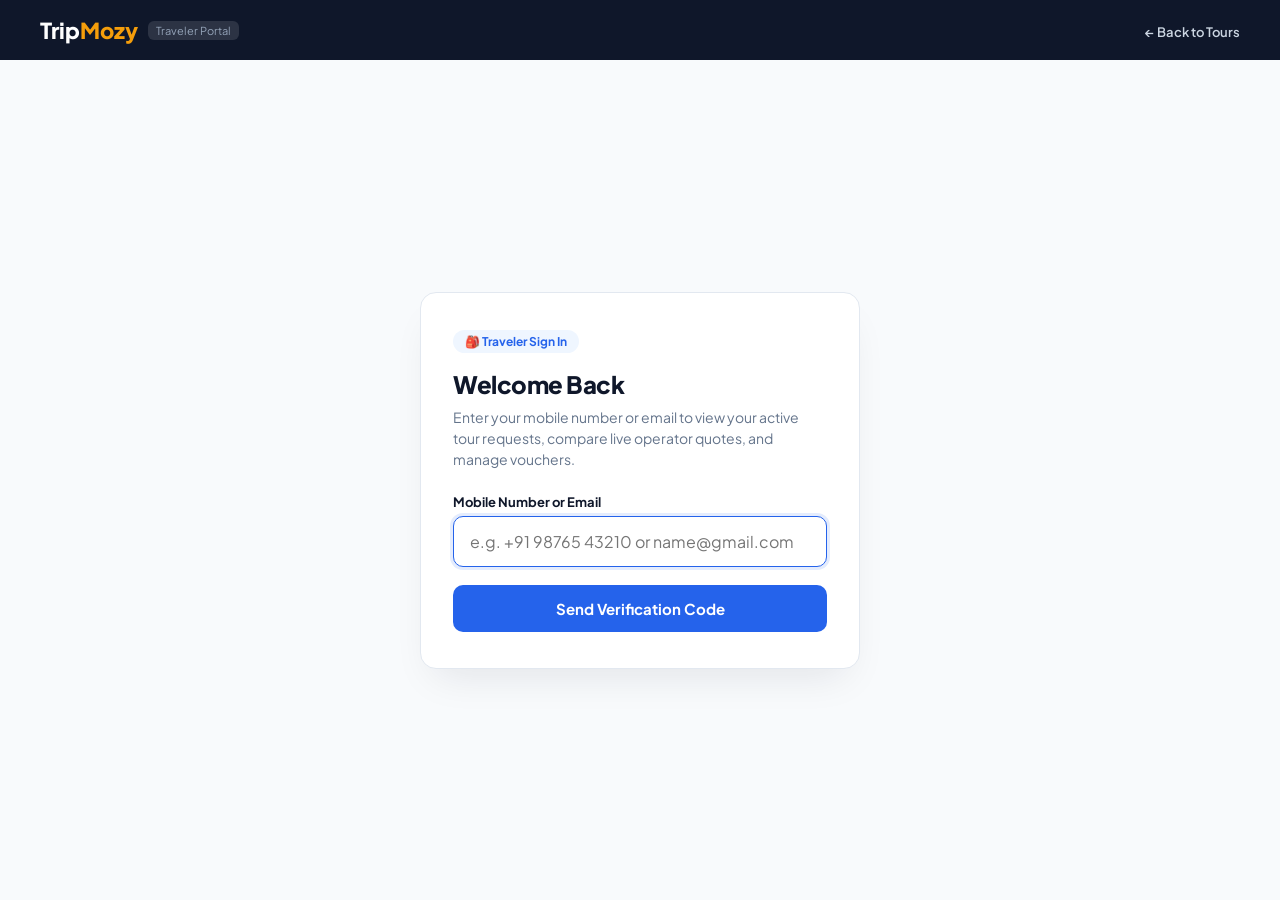
<file: customer-login.html>
<!DOCTYPE html>
<html lang="en">
<head>
  <meta charset="UTF-8">
  <meta name="viewport" content="width=device-width, initial-scale=1.0, viewport-fit=cover">
  <title>Customer Login | TripMozy - Smart Tour Booking</title>
  <link rel="preconnect" href="https://fonts.googleapis.com">
  <link rel="preconnect" href="https://fonts.gstatic.com" crossorigin>
  <link href="https://fonts.googleapis.com/css2?family=Plus+Jakarta+Sans:wght@400;500;600;700;800&display=swap" rel="stylesheet">
  <style>
    :root {
      --primary: #2563eb;
      --primary-dark: #1d4ed8;
      --navy: #0f172a;
      --accent: #f59e0b;
      --bg: #f8fafc;
      --card-bg: #ffffff;
      --text: #0f172a;
      --text-muted: #64748b;
      --border: #e2e8f0;
      --success: #10b981;
      --radius: 16px;
      --shadow: 0 20px 40px -15px rgba(15, 23, 42, 0.1);
    }
    * { box-sizing: border-box; margin: 0; padding: 0; }
    body {
      font-family: 'Plus Jakarta Sans', -apple-system, sans-serif;
      background: var(--bg);
      color: var(--text);
      min-height: 100vh;
      display: flex;
      flex-direction: column;
    }

    header {
      background: var(--navy);
      color: #fff;
      padding: 16px 24px;
    }
    .header-inner {
      max-width: 1200px;
      margin: 0 auto;
      display: flex;
      justify-content: space-between;
      align-items: center;
    }
    .brand { display: flex; align-items: center; gap: 10px; text-decoration: none; color: #fff; }
    .brand-logo { font-size: 22px; font-weight: 800; }
    .brand-logo span { color: var(--accent); }
    .brand-tag { font-size: 11px; background: rgba(255,255,255,0.12); padding: 3px 8px; border-radius: 6px; color: #94a3b8; }
    .nav-link { color: #cbd5e1; text-decoration: none; font-size: 13px; font-weight: 600; }
    .nav-link:hover { color: #fff; }

    .main-wrap {
      flex: 1;
      display: flex;
      align-items: center;
      justify-content: center;
      padding: 40px 20px;
    }
    .login-card {
      background: var(--card-bg);
      border: 1px solid var(--border);
      border-radius: var(--radius);
      box-shadow: var(--shadow);
      max-width: 440px;
      width: 100%;
      padding: 36px 32px;
    }

    .badge-pill {
      display: inline-flex;
      align-items: center;
      gap: 6px;
      background: #eff6ff;
      color: var(--primary);
      font-size: 12px;
      font-weight: 700;
      padding: 4px 12px;
      border-radius: 20px;
      margin-bottom: 16px;
    }
    h1 { font-size: 24px; font-weight: 800; margin-bottom: 8px; letter-spacing: -0.5px; }
    .subtitle { font-size: 14px; color: var(--text-muted); margin-bottom: 24px; line-height: 1.5; }

    .form-group { margin-bottom: 18px; }
    label { display: block; font-size: 13px; font-weight: 700; margin-bottom: 6px; color: var(--text); }
    .input-wrap { position: relative; }
    input[type="text"], input[type="email"], input[type="tel"] {
      width: 100%;
      padding: 14px 16px;
      border: 1.5px solid var(--border);
      border-radius: 10px;
      font-size: 16px; /* Prevents iOS auto-zoom */
      font-family: inherit;
      color: var(--text);
      transition: border-color 0.2s, box-shadow 0.2s;
    }
    input:focus {
      outline: none;
      border-color: var(--primary);
      box-shadow: 0 0 0 3px rgba(37, 99, 235, 0.12);
    }

    .btn {
      width: 100%;
      padding: 14px;
      background: var(--primary);
      color: #fff;
      border: none;
      border-radius: 10px;
      font-size: 15px;
      font-weight: 700;
      cursor: pointer;
      font-family: inherit;
      transition: background 0.2s, transform 0.1s;
    }
    .btn:hover:not(:disabled) { background: var(--primary-dark); transform: translateY(-1px); }
    .btn:disabled { opacity: 0.6; cursor: not-allowed; }

    /* OTP Screen */
    .step-2 { display: none; }
    .otp-inputs { display: flex; gap: 6px; justify-content: center; margin: 20px 0; width: 100%; }
    .otp-box {
      width: clamp(38px, 12vw, 48px);
      height: clamp(46px, 14vw, 54px);
      text-align: center;
      font-size: 20px;
      font-weight: 800;
      border: 1.5px solid var(--border);
      border-radius: 10px;
      font-family: monospace;
    }

    @media (max-width: 640px) {
      .main-wrap { padding: 20px 14px; }
      .login-card { padding: 24px 18px; border-radius: 14px; }
      header { padding: 12px 16px; }
      h1 { font-size: 22px; }
      .subtitle { font-size: 13px; margin-bottom: 20px; }
    }
    .otp-box:focus {
      border-color: var(--primary);
      outline: none;
      box-shadow: 0 0 0 3px rgba(37, 99, 235, 0.12);
    }

    .test-pill {
      background: #fef3c7;
      border: 1px dashed #d97706;
      color: #92400e;
      padding: 8px 12px;
      border-radius: 8px;
      font-size: 12px;
      margin: 14px 0;
      display: flex;
      justify-content: space-between;
      align-items: center;
      cursor: pointer;
    }
    .test-pill:hover { background: #fde68a; }

    .back-btn {
      background: none;
      border: none;
      color: var(--text-muted);
      font-size: 13px;
      cursor: pointer;
      margin-top: 14px;
      display: inline-block;
      font-weight: 600;
      font-family: inherit;
    }
    .back-btn:hover { color: var(--text); }

    .footer-note {
      text-align: center;
      margin-top: 24px;
      padding-top: 20px;
      border-top: 1px solid var(--border);
      font-size: 13px;
      color: var(--text-muted);
    }
    .footer-note a { color: var(--primary); text-decoration: none; font-weight: 700; }
    .footer-note a:hover { text-decoration: underline; }

    .toast {
      position: fixed;
      bottom: 24px;
      left: 50%;
      transform: translateX(-50%) translateY(100px);
      background: #0f172a;
      color: #fff;
      padding: 12px 24px;
      border-radius: 10px;
      font-size: 14px;
      font-weight: 600;
      box-shadow: 0 10px 30px rgba(0,0,0,0.2);
      transition: all 0.3s;
      z-index: 1000;
      opacity: 0;
    }
    .toast.show { transform: translateX(-50%) translateY(0); opacity: 1; }
  </style>
</head>
<body>

  <header>
    <div class="header-inner">
      <a href="/smart-tour-booking" class="brand">
        <div class="brand-logo">Trip<span>Mozy</span></div>
        <div class="brand-tag">Traveler Portal</div>
      </a>
      <div>
        <a href="/smart-tour-booking" class="nav-link">← Back to Tours</a>
      </div>
    </div>
  </header>

  <main class="main-wrap">
    <div class="login-card">
      
      <!-- STEP 1: Enter Email or Phone -->
      <div id="step1">
        <div class="badge-pill">🎒 Traveler Sign In</div>
        <h1>Welcome Back</h1>
        <p class="subtitle">Enter your mobile number or email to view your active tour requests, compare live operator quotes, and manage vouchers.</p>

        <form id="requestOtpForm" onsubmit="handleSendOtp(event)">
          <div class="form-group">
            <label for="identifier">Mobile Number or Email</label>
            <input type="text" id="identifier" placeholder="e.g. +91 98765 43210 or name@gmail.com" required autofocus>
          </div>
          <button type="submit" class="btn" id="sendBtn">Send Verification Code</button>
        </form>
      </div>

      <!-- STEP 2: Verify 6-digit OTP -->
      <div id="step2" class="step-2">
        <div class="badge-pill">🔐 Verification Code</div>
        <h1>Enter 6-Digit Code</h1>
        <p class="subtitle">We sent a verification code to <strong id="sentTarget">—</strong> via Email &amp; WhatsApp.</p>

        <!-- Test helper badge for quick verification -->
        <div id="testOtpPill" class="test-pill" onclick="autoFillTestCode()" style="display:none;">
          <span>⚡ <strong>Quick Test Code:</strong> <span id="quickCode" style="font-family:monospace;font-weight:800;letter-spacing:1px;"></span></span>
          <span style="text-decoration:underline;">Click to Auto-fill</span>
        </div>

        <form id="verifyOtpForm" onsubmit="handleVerifyOtp(event)">
          <div class="form-group">
            <input type="text" id="otpCode" placeholder="Enter 6-digit code" maxlength="6" style="text-align:center;font-size:24px;font-weight:800;letter-spacing:6px;font-family:monospace;" required>
          </div>
          <button type="submit" class="btn" id="verifyBtn">Verify &amp; Continue</button>
        </form>

        <div style="text-align:center;">
          <button type="button" class="back-btn" onclick="backToStep1()">← Change phone or email</button>
        </div>
      </div>

    </div>
  </main>

  <div id="toast" class="toast"></div>

  <script>
    let currentIdentifier = '';
    let currentTestOtp = '';

    function showToast(msg) {
      const t = document.getElementById('toast');
      t.textContent = msg;
      t.classList.add('show');
      setTimeout(() => t.classList.remove('show'), 3500);
    }

    async function handleSendOtp(e) {
      e.preventDefault();
      const input = document.getElementById('identifier').value.trim();
      if (!input) return;

      const btn = document.getElementById('sendBtn');
      btn.disabled = true;
      btn.textContent = 'Sending code...';

      try {
        const res = await fetch('/api/auth/send-otp', {
          method: 'POST',
          headers: { 'Content-Type': 'application/json' },
          body: JSON.stringify({ identifier: input, role: 'customer' })
        });
        const data = await res.json();

        if (res.ok && data.success) {
          currentIdentifier = data.identifier;
          currentTestOtp = data.otpForTesting;

          document.getElementById('sentTarget').textContent = input;
          if (currentTestOtp) {
            document.getElementById('quickCode').textContent = currentTestOtp;
            document.getElementById('testOtpPill').style.display = 'flex';
          }

          document.getElementById('step1').style.display = 'none';
          document.getElementById('step2').style.display = 'block';
          document.getElementById('otpCode').focus();
          showToast('✅ ' + data.message);
        } else {
          showToast('⚠️ ' + (data.error || 'Could not send verification code'));
        }
      } catch (err) {
        showToast('Network error: ' + err.message);
      } finally {
        btn.disabled = false;
        btn.textContent = 'Send Verification Code';
      }
    }

    function autoFillTestCode() {
      if (currentTestOtp) {
        document.getElementById('otpCode').value = currentTestOtp;
        document.getElementById('verifyBtn').click();
      }
    }

    async function handleVerifyOtp(e) {
      e.preventDefault();
      const code = document.getElementById('otpCode').value.trim();
      if (!code || code.length !== 6) {
        showToast('Please enter the 6-digit code');
        return;
      }

      const btn = document.getElementById('verifyBtn');
      btn.disabled = true;
      btn.textContent = 'Verifying...';

      try {
        const res = await fetch('/api/auth/verify-otp', {
          method: 'POST',
          headers: { 'Content-Type': 'application/json' },
          body: JSON.stringify({
            identifier: currentIdentifier,
            otpCode: code,
            role: 'customer'
          })
        });
        const data = await res.json();

        if (res.ok && data.success) {
          // Store session
          localStorage.setItem('tm_session_token', data.sessionToken);
          localStorage.setItem('tm_user_role', 'customer');
          localStorage.setItem('tm_user_info', JSON.stringify(data.user));

          showToast('🎉 Login successful! Redirecting...');
          setTimeout(() => {
            window.location.href = data.redirectUrl || '/booking';
          }, 600);
        } else {
          showToast('❌ ' + (data.error || 'Invalid code'));
        }
      } catch (err) {
        showToast('Network error: ' + err.message);
      } finally {
        btn.disabled = false;
        btn.textContent = 'Verify & Continue';
      }
    }

    function backToStep1() {
      document.getElementById('step2').style.display = 'none';
      document.getElementById('step1').style.display = 'block';
    }
  </script>
</body>
</html>
</file>
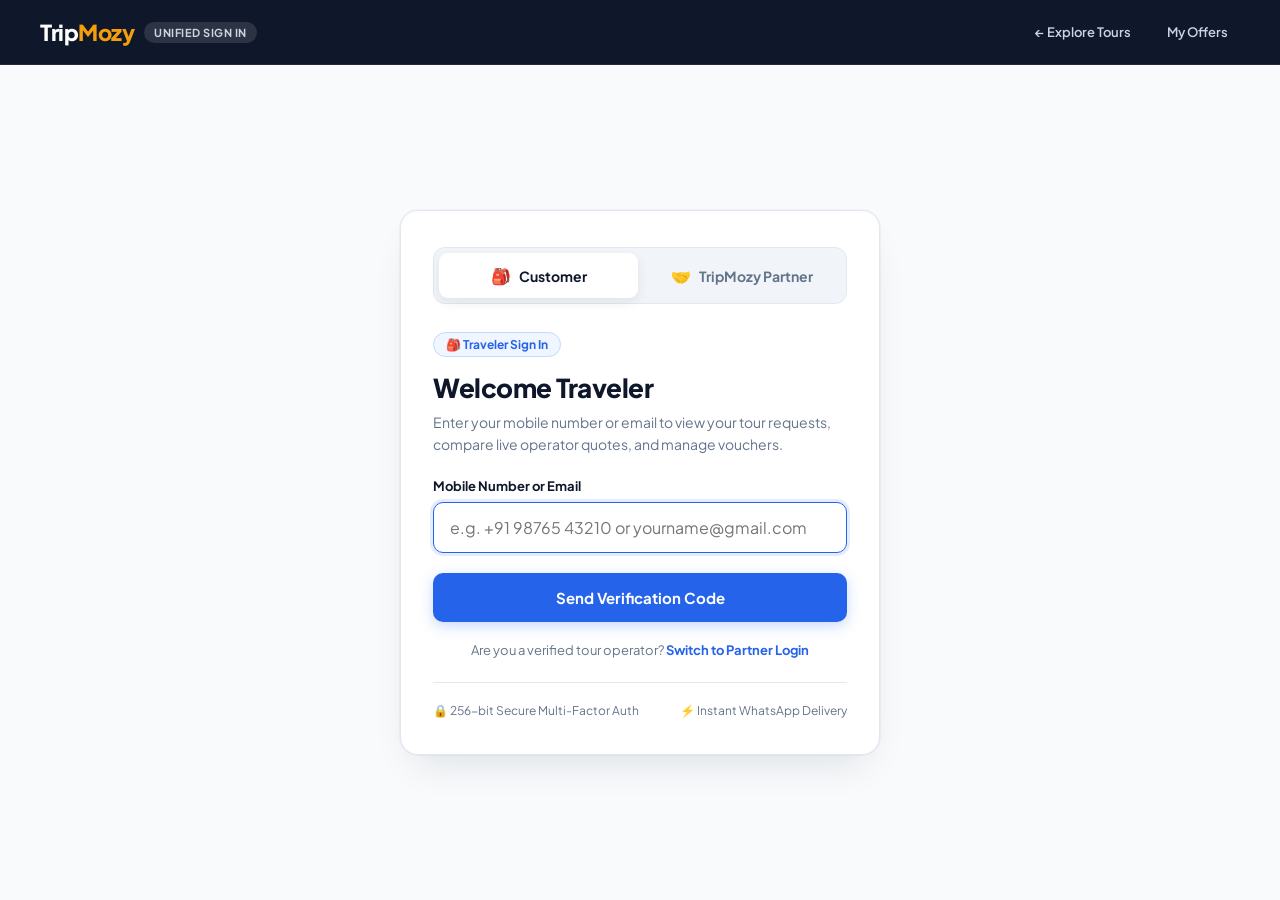
<file: login.html>
<!DOCTYPE html>
<html lang="en">
<head>
  <meta charset="UTF-8">
  <meta name="viewport" content="width=device-width, initial-scale=1.0, viewport-fit=cover">
  <title>Sign In | TripMozy - Smart Tour Booking & Partner Portal</title>
  <link rel="preconnect" href="https://fonts.googleapis.com">
  <link rel="preconnect" href="https://fonts.gstatic.com" crossorigin>
  <link href="https://fonts.googleapis.com/css2?family=Plus+Jakarta+Sans:wght@400;500;600;700;800&display=swap" rel="stylesheet">
  <style>
    :root {
      --primary: #2563eb;
      --primary-dark: #1d4ed8;
      --navy: #0f172a;
      --navy-light: #1e293b;
      --accent: #f59e0b;
      --accent-hover: #d97706;
      --bg: #f8fafc;
      --card-bg: #ffffff;
      --text: #0f172a;
      --text-muted: #64748b;
      --border: #e2e8f0;
      --success: #10b981;
      --radius: 18px;
      --shadow: 0 20px 40px -15px rgba(15, 23, 42, 0.12), 0 0 1px 1px rgba(15, 23, 42, 0.04);
    }
    * { box-sizing: border-box; margin: 0; padding: 0; }
    body {
      font-family: 'Plus Jakarta Sans', -apple-system, BlinkMacSystemFont, "Segoe UI", Roboto, sans-serif;
      background: var(--bg);
      color: var(--text);
      min-height: 100vh;
      display: flex;
      flex-direction: column;
    }

    /* Header */
    header {
      background: var(--navy);
      color: #fff;
      padding: 16px 24px;
      border-bottom: 1px solid rgba(255, 255, 255, 0.08);
    }
    .header-inner {
      max-width: 1200px;
      margin: 0 auto;
      display: flex;
      justify-content: space-between;
      align-items: center;
    }
    .brand {
      display: flex;
      align-items: center;
      gap: 10px;
      text-decoration: none;
      color: #fff;
    }
    .brand-logo { font-size: 22px; font-weight: 800; letter-spacing: -0.5px; }
    .brand-logo span { color: var(--accent); }
    .brand-tag {
      font-size: 11px;
      font-weight: 700;
      background: rgba(255, 255, 255, 0.12);
      padding: 4px 10px;
      border-radius: 20px;
      color: #cbd5e1;
      text-transform: uppercase;
      letter-spacing: 0.5px;
    }
    .header-right {
      display: flex;
      align-items: center;
      gap: 12px;
    }
    .nav-link {
      color: #cbd5e1;
      text-decoration: none;
      font-size: 13px;
      font-weight: 600;
      padding: 8px 12px;
      border-radius: 8px;
      transition: all 0.2s;
    }
    .nav-link:hover { color: #fff; background: rgba(255, 255, 255, 0.08); }

    /* Main Container */
    .main-wrap {
      flex: 1;
      display: flex;
      align-items: center;
      justify-content: center;
      padding: 40px 16px;
    }
    .login-container {
      width: 100%;
      max-width: 480px;
    }

    /* Unified Login Card */
    .login-card {
      background: var(--card-bg);
      border: 1px solid var(--border);
      border-radius: var(--radius);
      box-shadow: var(--shadow);
      padding: 36px 32px;
      transition: all 0.2s ease;
    }

    /* Category Switcher Tabs */
    .category-toggle {
      display: grid;
      grid-template-columns: 1fr 1fr;
      background: #f1f5f9;
      padding: 5px;
      border-radius: 12px;
      margin-bottom: 28px;
      border: 1px solid var(--border);
      gap: 4px;
    }
    .cat-btn {
      display: flex;
      align-items: center;
      justify-content: center;
      gap: 8px;
      padding: 12px 14px;
      border: none;
      background: transparent;
      border-radius: 9px;
      font-size: 14px;
      font-weight: 700;
      color: var(--text-muted);
      cursor: pointer;
      transition: all 0.2s ease;
      font-family: inherit;
      user-select: none;
    }
    .cat-btn:hover:not(.active) {
      color: var(--text);
      background: rgba(255, 255, 255, 0.5);
    }
    .cat-btn.active {
      background: #ffffff;
      color: var(--navy);
      box-shadow: 0 4px 12px rgba(15, 23, 42, 0.08);
    }
    .cat-btn.active.partner-tab {
      color: #92400e;
      background: #ffffff;
    }

    /* Dynamic Badges & Headings */
    .badge-pill {
      display: inline-flex;
      align-items: center;
      gap: 6px;
      font-size: 12px;
      font-weight: 700;
      padding: 4px 12px;
      border-radius: 20px;
      margin-bottom: 14px;
      transition: all 0.2s;
    }
    .badge-pill.customer {
      background: #eff6ff;
      color: var(--primary);
      border: 1px solid #bfdbfe;
    }
    .badge-pill.partner {
      background: #fef3c7;
      color: #92400e;
      border: 1px solid #fde68a;
    }

    h1 {
      font-size: 26px;
      font-weight: 800;
      margin-bottom: 8px;
      letter-spacing: -0.5px;
      color: var(--navy);
    }
    .subtitle {
      font-size: 14px;
      color: var(--text-muted);
      margin-bottom: 22px;
      line-height: 1.55;
    }

    /* Quick Fill Chips (Especially helpful for Partner test / quick access) */
    .quick-fills {
      margin-bottom: 20px;
      display: flex;
      flex-direction: column;
      gap: 8px;
      background: #f8fafc;
      padding: 12px 14px;
      border-radius: 12px;
      border: 1px dashed var(--border);
    }
    .quick-label {
      font-size: 11px;
      font-weight: 700;
      text-transform: uppercase;
      color: var(--text-muted);
      letter-spacing: 0.5px;
    }
    .quick-chips {
      display: flex;
      flex-wrap: wrap;
      gap: 8px;
    }
    .chip {
      background: #ffffff;
      border: 1px solid #cbd5e1;
      color: var(--navy);
      padding: 5px 12px;
      border-radius: 20px;
      font-size: 12px;
      font-weight: 600;
      cursor: pointer;
      transition: all 0.15s;
    }
    .chip:hover {
      background: #eff6ff;
      border-color: var(--primary);
      color: var(--primary);
    }
    .chip.partner-chip:hover {
      background: #fef3c7;
      border-color: var(--accent);
      color: #b45309;
    }

    /* Form Fields */
    .form-group { margin-bottom: 20px; }
    label {
      display: block;
      font-size: 13px;
      font-weight: 700;
      margin-bottom: 8px;
      color: var(--text);
    }
    input[type="text"], input[type="email"], input[type="tel"] {
      width: 100%;
      padding: 14px 16px;
      border: 1.5px solid var(--border);
      border-radius: 10px;
      font-size: 16px !important; /* Prevents iOS auto-zoom */
      font-family: inherit;
      color: var(--text);
      background: #fff;
      transition: border-color 0.2s, box-shadow 0.2s;
    }
    input:focus {
      outline: none;
      border-color: var(--primary);
      box-shadow: 0 0 0 3px rgba(37, 99, 235, 0.12);
    }

    /* Submit Button */
    .btn {
      width: 100%;
      padding: 15px;
      background: var(--primary);
      color: #fff;
      border: none;
      border-radius: 10px;
      font-size: 15px;
      font-weight: 700;
      cursor: pointer;
      font-family: inherit;
      display: flex;
      align-items: center;
      justify-content: center;
      gap: 8px;
      transition: background 0.2s, transform 0.1s, box-shadow 0.2s;
      box-shadow: 0 4px 14px rgba(37, 99, 235, 0.25);
    }
    .btn:hover:not(:disabled) {
      background: var(--primary-dark);
      transform: translateY(-1px);
      box-shadow: 0 6px 18px rgba(37, 99, 235, 0.35);
    }
    .btn.partner-btn-style {
      background: #0f172a;
      color: #fbbf24;
      box-shadow: 0 4px 14px rgba(15, 23, 42, 0.25);
    }
    .btn.partner-btn-style:hover:not(:disabled) {
      background: #1e293b;
      box-shadow: 0 6px 18px rgba(15, 23, 42, 0.35);
    }
    .btn:disabled {
      opacity: 0.6;
      cursor: not-allowed;
      transform: none;
      box-shadow: none;
    }
    .btn-spinner {
      width: 16px;
      height: 16px;
      border: 2px solid rgba(255, 255, 255, 0.3);
      border-top-color: #fff;
      border-radius: 50%;
      animation: spin 0.8s linear infinite;
    }
    @keyframes spin { to { transform: rotate(360deg); } }

    /* Step 2: OTP Verification */
    .step-2 { display: none; }
    .otp-inputs {
      display: flex;
      gap: 8px;
      justify-content: center;
      margin: 22px 0 16px;
      width: 100%;
    }
    .otp-box {
      width: clamp(38px, 12vw, 48px);
      height: clamp(46px, 14vw, 54px);
      text-align: center;
      font-size: 20px;
      font-weight: 800;
      border: 1.5px solid var(--border);
      border-radius: 10px;
      font-family: monospace;
      background: #fff;
      color: var(--navy);
      transition: all 0.2s;
    }
    .otp-box:focus {
      border-color: var(--primary);
      outline: none;
      box-shadow: 0 0 0 3px rgba(37, 99, 235, 0.12);
    }

    /* Test OTP pill for 1-click test fill */
    .test-pill {
      background: #fef3c7;
      border: 1px dashed #d97706;
      color: #92400e;
      padding: 10px 14px;
      border-radius: 10px;
      font-size: 13px;
      font-weight: 600;
      margin: 16px 0;
      display: flex;
      justify-content: space-between;
      align-items: center;
      cursor: pointer;
      transition: background 0.2s;
    }
    .test-pill:hover { background: #fde68a; }

    .back-btn {
      background: none;
      border: none;
      color: var(--text-muted);
      font-size: 13px;
      cursor: pointer;
      margin-top: 16px;
      display: inline-flex;
      align-items: center;
      gap: 6px;
      font-weight: 600;
      font-family: inherit;
    }
    .back-btn:hover { color: var(--text); }

    /* Alert / Error Box */
    .alert-box {
      display: none;
      padding: 12px 14px;
      border-radius: 10px;
      font-size: 13px;
      font-weight: 600;
      margin-bottom: 18px;
      line-height: 1.45;
    }
    .alert-box.error {
      display: block;
      background: #fef2f2;
      color: #991b1b;
      border: 1px solid #fecaca;
    }
    .alert-box.info {
      display: block;
      background: #eff6ff;
      color: #1e40af;
      border: 1px solid #bfdbfe;
    }

    /* Footer Feature Summary */
    .login-footer-info {
      margin-top: 24px;
      padding-top: 20px;
      border-top: 1px solid var(--border);
      display: flex;
      align-items: center;
      justify-content: space-between;
      font-size: 12px;
      color: var(--text-muted);
    }
    .portal-switch-note {
      text-align: center;
      font-size: 13px;
      color: var(--text-muted);
      margin-top: 20px;
    }
    .portal-switch-note a {
      color: var(--primary);
      text-decoration: none;
      font-weight: 700;
    }
    .portal-switch-note a:hover { text-decoration: underline; }

    /* ── Mobile Phone Browser Responsiveness ── */
    @media (max-width: 640px) {
      header { padding: 12px 16px; }
      .header-inner { flex-wrap: wrap; gap: 8px; }
      .brand-logo { font-size: 20px; }
      .main-wrap { padding: 20px 12px; }
      .login-card { padding: 24px 18px; border-radius: 16px; }
      .category-toggle { margin-bottom: 20px; }
      .cat-btn { padding: 10px 8px; font-size: 13px; }
      h1 { font-size: 22px; }
      .subtitle { font-size: 13px; margin-bottom: 18px; }
      .otp-inputs { gap: 6px; }
    }
  </style>
</head>
<body>

  <!-- Header -->
  <header>
    <div class="header-inner">
      <a href="/smart-tour-booking" class="brand">
        <div class="brand-logo">Trip<span>Mozy</span></div>
        <div class="brand-tag">Unified Sign In</div>
      </a>
      <div class="header-right">
        <a href="/smart-tour-booking" class="nav-link">← Explore Tours</a>
        <a href="/booking" class="nav-link">My Offers</a>
      </div>
    </div>
  </header>

  <!-- Main Login Card -->
  <main class="main-wrap">
    <div class="login-container">
      <div class="login-card">

        <!-- Category Selector: Customer vs TripMozy Partner -->
        <div class="category-toggle" role="tablist">
          <button type="button" class="cat-btn active" id="tabCustomer" onclick="switchCategory('customer')">
            <span style="font-size:16px;">🎒</span>
            <span>Customer</span>
          </button>
          <button type="button" class="cat-btn partner-tab" id="tabPartner" onclick="switchCategory('partner')">
            <span style="font-size:16px;">🤝</span>
            <span>TripMozy Partner</span>
          </button>
        </div>

        <div id="alertBox" class="alert-box"></div>

        <!-- STEP 1: Enter Identifier -->
        <div id="step1">
          <div class="badge-pill customer" id="catBadge">🎒 Traveler Sign In</div>
          <h1 id="pageTitle">Welcome Traveler</h1>
          <p class="subtitle" id="pageSub">
            Enter your mobile number or email to view your tour requests, compare live operator quotes, and manage vouchers.
          </p>

          <!-- Quick Fill Suggestions (Adapts dynamically) -->
          <div class="quick-fills" id="quickFillsWrap" style="display:none;">
            <div class="quick-label" id="quickLabel">Fast Sign In Credentials</div>
            <div class="quick-chips" id="quickChips"></div>
          </div>

          <form id="requestOtpForm" onsubmit="handleSendOtp(event)">
            <div class="form-group">
              <label for="identifier" id="identifierLabel">Mobile Number or Email</label>
              <input
                type="text"
                id="identifier"
                placeholder="e.g. +91 98765 43210 or yourname@gmail.com"
                required
                autofocus
                autocomplete="username"
              >
            </div>
            <button type="submit" class="btn" id="sendBtn">
              <span>Send Verification Code</span>
            </button>
          </form>

          <div class="portal-switch-note" id="switchHint">
            Are you a verified tour operator?
            <a href="javascript:void(0)" onclick="switchCategory('partner')">Switch to Partner Login</a>
          </div>
        </div>

        <!-- STEP 2: 6-Digit Verification Code -->
        <div id="step2" class="step-2">
          <div class="badge-pill customer" id="step2Badge">🔐 Verification Code</div>
          <h1>Enter 6-Digit Code</h1>
          <p class="subtitle">
            We sent a verification code to <strong id="maskedTarget" style="color:var(--navy);">...</strong> via WhatsApp &amp; Email.
          </p>

          <!-- Test Helper Pill for easy local review -->
          <div class="test-pill" id="testOtpPill" onclick="autoFillTestCode()" style="display:none;">
            <div>
              <span style="font-size:11px;text-transform:uppercase;display:block;opacity:0.8;">Instant Test Access</span>
              <strong>Code: <span id="testCodeVal">------</span></strong>
            </div>
            <span style="font-size:12px;text-decoration:underline;">Click to Auto-Fill →</span>
          </div>

          <form id="verifyOtpForm" onsubmit="handleVerifyOtp(event)">
            <div class="otp-inputs">
              <input type="text" class="otp-box" maxlength="1" inputmode="numeric" pattern="[0-9]*" autocomplete="one-time-code" autofocus>
              <input type="text" class="otp-box" maxlength="1" inputmode="numeric" pattern="[0-9]*">
              <input type="text" class="otp-box" maxlength="1" inputmode="numeric" pattern="[0-9]*">
              <input type="text" class="otp-box" maxlength="1" inputmode="numeric" pattern="[0-9]*">
              <input type="text" class="otp-box" maxlength="1" inputmode="numeric" pattern="[0-9]*">
              <input type="text" class="otp-box" maxlength="1" inputmode="numeric" pattern="[0-9]*">
            </div>

            <button type="submit" class="btn" id="verifyBtn">
              <span>Verify &amp; Enter Portal</span>
            </button>
          </form>

          <button type="button" class="back-btn" onclick="backToStep1()">
            ← Change Mobile Number / Email
          </button>
        </div>

        <!-- Card Footer Info -->
        <div class="login-footer-info">
          <span>🔒 256-bit Secure Multi-Factor Auth</span>
          <span>⚡ Instant WhatsApp Delivery</span>
        </div>

      </div>
    </div>
  </main>

  <script>
    // State
    let currentRole = 'customer'; // 'customer' | 'vendor'
    let currentIdentifier = '';
    let testCodeReceived = '';

    // Elements
    const tabCustomer = document.getElementById('tabCustomer');
    const tabPartner = document.getElementById('tabPartner');
    const catBadge = document.getElementById('catBadge');
    const step2Badge = document.getElementById('step2Badge');
    const pageTitle = document.getElementById('pageTitle');
    const pageSub = document.getElementById('pageSub');
    const identifierInput = document.getElementById('identifier');
    const identifierLabel = document.getElementById('identifierLabel');
    const quickFillsWrap = document.getElementById('quickFillsWrap');
    const quickChips = document.getElementById('quickChips');
    const sendBtn = document.getElementById('sendBtn');
    const verifyBtn = document.getElementById('verifyBtn');
    const alertBox = document.getElementById('alertBox');
    const switchHint = document.getElementById('switchHint');
    const step1 = document.getElementById('step1');
    const step2 = document.getElementById('step2');
    const testOtpPill = document.getElementById('testOtpPill');
    const testCodeVal = document.getElementById('testCodeVal');
    const maskedTarget = document.getElementById('maskedTarget');
    const otpBoxes = document.querySelectorAll('.otp-box');

    // Partner preset chips
    const partnerChips = [
      { label: '📱 +91 74782 90140 (Partner Desk)', val: '+917478290140' },
      { label: '✉️ tripmozy@gmail.com', val: 'tripmozy@gmail.com' },
      { label: '✉️ sujansutradhar2004@gmail.com', val: 'sujansutradhar2004@gmail.com' }
    ];

    function showAlert(msg, type = 'error') {
      alertBox.className = `alert-box ${type}`;
      let html = `<div>${msg}</div>`;
      if (msg.includes('switch to the Customer tab') || msg.includes('registered as a Customer')) {
        html += `<button type="button" class="chip" style="margin-top:10px;background:#2563eb;color:#fff;border:none;padding:8px 16px;cursor:pointer;font-weight:700;border-radius:8px;" onclick="switchCategory('customer')">👉 Click here to Switch to Customer Tab</button>`;
      } else if (msg.includes('switch to the TripMozy Partner tab') || msg.includes('registered as a TripMozy Tour Operator Partner')) {
        html += `<button type="button" class="chip" style="margin-top:10px;background:#d97706;color:#fff;border:none;padding:8px 16px;cursor:pointer;font-weight:700;border-radius:8px;" onclick="switchCategory('partner')">👉 Click here to Switch to Partner Tab</button>`;
      }
      alertBox.innerHTML = html;
    }
    function hideAlert() {
      alertBox.className = 'alert-box';
      alertBox.textContent = '';
    }

    // Category Switcher
    function switchCategory(cat) {
      hideAlert();
      currentRole = (cat === 'partner' || cat === 'vendor') ? 'vendor' : 'customer';

      if (currentRole === 'vendor') {
        tabCustomer.classList.remove('active');
        tabPartner.classList.add('active');

        catBadge.className = 'badge-pill partner';
        catBadge.innerHTML = '🤝 Tour Operator Partner Desk';
        step2Badge.className = 'badge-pill partner';

        pageTitle.textContent = 'Tour Operator Partner Sign In';
        pageSub.textContent = 'Sign in with your registered phone or email to view dispatched tour requests, send quotes, and manage bookings.';

        identifierLabel.textContent = 'Partner Mobile or Registered Email';
        identifierInput.placeholder = 'e.g. +91 74782 90140 or tripmozy@gmail.com';

        sendBtn.classList.add('partner-btn-style');
        verifyBtn.classList.add('partner-btn-style');

        // Render quick chips for partner convenience
        quickFillsWrap.style.display = 'flex';
        quickChips.innerHTML = partnerChips.map(c => `
          <button type="button" class="chip partner-chip" onclick="fillIdentifier('${c.val}')">${c.label}</button>
        `).join('');

        switchHint.innerHTML = `Are you a traveler planning a trip? <a href="javascript:void(0)" onclick="switchCategory('customer')">Switch to Customer Login</a>`;
      } else {
        tabPartner.classList.remove('active');
        tabCustomer.classList.add('active');

        catBadge.className = 'badge-pill customer';
        catBadge.innerHTML = '🎒 Traveler Sign In';
        step2Badge.className = 'badge-pill customer';

        pageTitle.textContent = 'Welcome Traveler';
        pageSub.textContent = 'Enter your mobile number or email to view your tour requests, compare live operator quotes, and manage vouchers.';

        identifierLabel.textContent = 'Mobile Number or Email';
        identifierInput.placeholder = 'e.g. +91 98765 43210 or yourname@gmail.com';

        sendBtn.classList.remove('partner-btn-style');
        verifyBtn.classList.remove('partner-btn-style');

        quickFillsWrap.style.display = 'none';
        quickChips.innerHTML = '';

        switchHint.innerHTML = `Are you a verified tour operator? <a href="javascript:void(0)" onclick="switchCategory('partner')">Switch to Partner Login</a>`;
      }
    }

    function fillIdentifier(val) {
      identifierInput.value = val;
      identifierInput.focus();
    }

    // STEP 1: Send OTP
    async function handleSendOtp(e) {
      e.preventDefault();
      hideAlert();
      const val = identifierInput.value.trim();
      if (!val) {
        showAlert('Please enter your mobile number or email address');
        return;
      }

      sendBtn.disabled = true;
      sendBtn.innerHTML = `<span class="btn-spinner"></span> Sending code…`;

      try {
        const res = await fetch('/api/auth/send-otp', {
          method: 'POST',
          headers: { 'Content-Type': 'application/json' },
          body: JSON.stringify({ identifier: val, role: currentRole })
        });
        const data = await res.json();

        if (!res.ok) {
          throw new Error(data.error || 'Failed to dispatch verification code');
        }

        currentIdentifier = data.identifier || val;
        maskedTarget.textContent = currentIdentifier;

        // Display test OTP helper if present
        if (data.otpForTesting) {
          testCodeReceived = data.otpForTesting;
          testCodeVal.textContent = data.otpForTesting;
          testOtpPill.style.display = 'flex';
        } else {
          testOtpPill.style.display = 'none';
        }

        step1.style.display = 'none';
        step2.style.display = 'block';

        // Auto-focus first box
        setTimeout(() => {
          otpBoxes[0].focus();
        }, 100);

      } catch (err) {
        showAlert(err.message);
      } finally {
        sendBtn.disabled = false;
        sendBtn.innerHTML = `<span>Send Verification Code</span>`;
      }
    }

    function autoFillTestCode() {
      if (!testCodeReceived) return;
      const digits = testCodeReceived.split('');
      otpBoxes.forEach((box, i) => {
        box.value = digits[i] || '';
      });
      otpBoxes[otpBoxes.length - 1].focus();
    }

    function backToStep1() {
      hideAlert();
      step2.style.display = 'none';
      step1.style.display = 'block';
      otpBoxes.forEach(b => b.value = '');
      identifierInput.focus();
    }

    // OTP Box Navigation & Paste Support
    otpBoxes.forEach((box, index) => {
      box.addEventListener('input', (e) => {
        const val = e.target.value.replace(/\D/g, '');
        e.target.value = val.slice(0, 1);
        if (val && index < otpBoxes.length - 1) {
          otpBoxes[index + 1].focus();
        }
      });

      box.addEventListener('keydown', (e) => {
        if (e.key === 'Backspace' && !box.value && index > 0) {
          otpBoxes[index - 1].focus();
        }
      });

      box.addEventListener('paste', (e) => {
        e.preventDefault();
        const text = (e.clipboardData || window.clipboardData).getData('text').replace(/\D/g, '');
        if (text) {
          const digits = text.slice(0, 6).split('');
          digits.forEach((d, i) => {
            if (otpBoxes[i]) otpBoxes[i].value = d;
          });
          const nextIdx = Math.min(digits.length, otpBoxes.length - 1);
          otpBoxes[nextIdx].focus();
        }
      });
    });

    // STEP 2: Verify OTP
    async function handleVerifyOtp(e) {
      e.preventDefault();
      hideAlert();

      let code = '';
      otpBoxes.forEach(b => code += b.value.trim());

      if (code.length !== 6) {
        showAlert('Please enter the complete 6-digit verification code');
        return;
      }

      verifyBtn.disabled = true;
      verifyBtn.innerHTML = `<span class="btn-spinner"></span> Verifying…`;

      try {
        const res = await fetch('/api/auth/verify-otp', {
          method: 'POST',
          headers: { 'Content-Type': 'application/json' },
          body: JSON.stringify({
            identifier: currentIdentifier,
            otpCode: code,
            role: currentRole
          })
        });
        const data = await res.json();

        if (!res.ok) {
          throw new Error(data.error || 'Verification failed');
        }

        // Store session tokens in browser localStorage
        localStorage.setItem('tm_session_token', data.sessionToken);
        localStorage.setItem('tm_user_role', data.role);
        if (data.vendor) {
          localStorage.setItem('tm_vendor_id', data.vendor.id);
          localStorage.setItem('tm_user_info', JSON.stringify(data.vendor));
        } else if (data.user) {
          localStorage.setItem('tm_user_info', JSON.stringify(data.user));
        }

        showAlert('Verified successfully! Redirecting...', 'info');

        // Check returnUrl query parameter
        const params = new URLSearchParams(window.location.search);
        const returnUrl = params.get('returnUrl') || params.get('redirect');

        setTimeout(() => {
          if (returnUrl) {
            window.location.href = returnUrl;
          } else if (data.redirectUrl) {
            window.location.href = data.redirectUrl;
          } else if (data.role === 'vendor') {
            window.location.href = '/partner/dashboard';
          } else {
            window.location.href = '/booking';
          }
        }, 600);

      } catch (err) {
        showAlert(err.message);
      } finally {
        verifyBtn.disabled = false;
        verifyBtn.innerHTML = `<span>Verify &amp; Enter Portal</span>`;
      }
    }

    // Boot: Detect category from query param or URL path
    (function init() {
      const p = window.location.pathname.toLowerCase();
      const s = new URLSearchParams(window.location.search);
      const roleParam = (s.get('type') || s.get('role') || s.get('category') || '').toLowerCase();

      if (
        roleParam === 'partner' ||
        roleParam === 'vendor' ||
        p.includes('partner') ||
        p.includes('vendor')
      ) {
        switchCategory('partner');
      } else {
        switchCategory('customer');
      }
    })();
  </script>
</body>
</html>
</file>
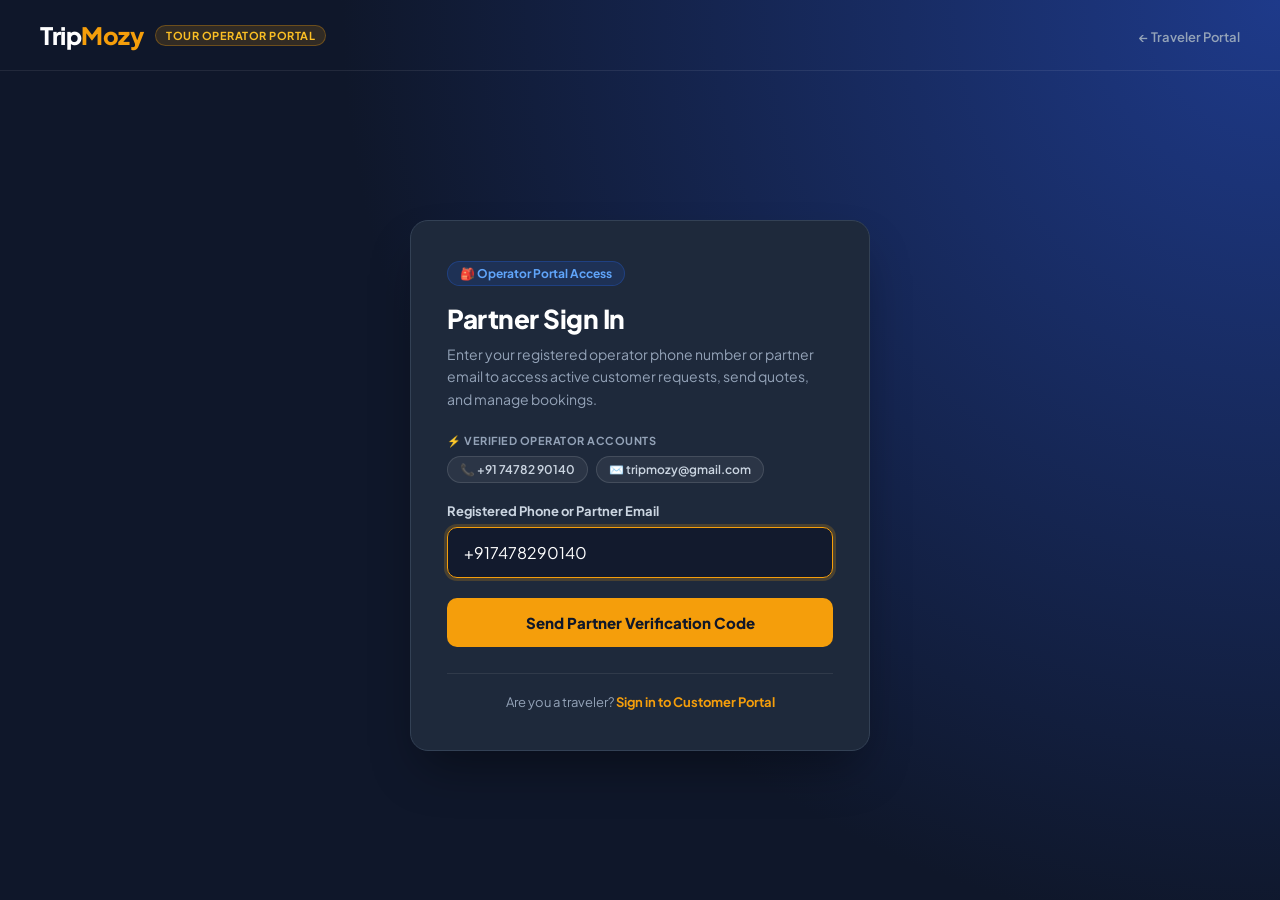
<file: vendor-login.html>
<!DOCTYPE html>
<html lang="en">
<head>
  <meta charset="UTF-8">
  <meta name="viewport" content="width=device-width, initial-scale=1.0, viewport-fit=cover">
  <title>Tour Operator Partner Sign In | TripMozy</title>
  <link rel="preconnect" href="https://fonts.googleapis.com">
  <link rel="preconnect" href="https://fonts.gstatic.com" crossorigin>
  <link href="https://fonts.googleapis.com/css2?family=Plus+Jakarta+Sans:wght@400;500;600;700;800&display=swap" rel="stylesheet">
  <style>
    :root {
      --primary: #2563eb;
      --navy: #0f172a;
      --navy-dark: #090d16;
      --accent: #f59e0b;
      --accent-hover: #d97706;
      --bg: #0f172a;
      --card-bg: #1e293b;
      --text: #ffffff;
      --text-muted: #94a3b8;
      --border: #334155;
      --success: #10b981;
      --radius: 18px;
      --shadow: 0 25px 50px -12px rgba(0, 0, 0, 0.4);
    }
    * { box-sizing: border-box; margin: 0; padding: 0; }
    body {
      font-family: 'Plus Jakarta Sans', -apple-system, sans-serif;
      background: radial-gradient(circle at top right, #1e3a8a 0%, var(--bg) 60%);
      color: var(--text);
      min-height: 100vh;
      display: flex;
      flex-direction: column;
    }

    header {
      padding: 20px 28px;
      border-bottom: 1px solid rgba(255,255,255,0.08);
    }
    .header-inner {
      max-width: 1200px;
      margin: 0 auto;
      display: flex;
      justify-content: space-between;
      align-items: center;
    }
    .brand { display: flex; align-items: center; gap: 12px; text-decoration: none; color: #fff; }
    .brand-logo { font-size: 24px; font-weight: 800; letter-spacing: -0.5px; }
    .brand-logo span { color: var(--accent); }
    .brand-badge {
      background: rgba(245, 158, 11, 0.15);
      border: 1px solid rgba(245, 158, 11, 0.3);
      color: #fbbf24;
      font-size: 11px;
      font-weight: 700;
      padding: 3px 10px;
      border-radius: 20px;
      letter-spacing: 0.5px;
    }
    .nav-link { color: #94a3b8; text-decoration: none; font-size: 13px; font-weight: 600; transition: color 0.2s; }
    .nav-link:hover { color: #fff; }

    .main-wrap {
      flex: 1;
      display: flex;
      align-items: center;
      justify-content: center;
      padding: 40px 20px;
    }
    .login-card {
      background: var(--card-bg);
      border: 1px solid var(--border);
      border-radius: var(--radius);
      box-shadow: var(--shadow);
      max-width: 460px;
      width: 100%;
      padding: 40px 36px;
    }

    .badge-pill {
      display: inline-flex;
      align-items: center;
      gap: 6px;
      background: rgba(37, 99, 235, 0.15);
      border: 1px solid rgba(37, 99, 235, 0.3);
      color: #60a5fa;
      font-size: 12px;
      font-weight: 700;
      padding: 4px 12px;
      border-radius: 20px;
      margin-bottom: 16px;
    }
    h1 { font-size: 26px; font-weight: 800; margin-bottom: 8px; letter-spacing: -0.5px; }
    .subtitle { font-size: 14px; color: var(--text-muted); margin-bottom: 24px; line-height: 1.6; }

    .quick-fills {
      margin-bottom: 20px;
      display: flex;
      flex-direction: column;
      gap: 8px;
    }
    .quick-label { font-size: 11px; font-weight: 700; text-transform: uppercase; color: var(--text-muted); letter-spacing: 0.5px; }
    .quick-chips { display: flex; flex-wrap: wrap; gap: 8px; }
    .chip {
      background: rgba(255,255,255,0.06);
      border: 1px solid rgba(255,255,255,0.12);
      color: #cbd5e1;
      padding: 5px 12px;
      border-radius: 20px;
      font-size: 12px;
      font-weight: 600;
      cursor: pointer;
      transition: all 0.2s;
    }
    .chip:hover {
      background: rgba(245, 158, 11, 0.2);
      border-color: var(--accent);
      color: #fbbf24;
    }

    .form-group { margin-bottom: 20px; }
    label { display: block; font-size: 13px; font-weight: 700; margin-bottom: 8px; color: #cbd5e1; }
    input[type="text"], input[type="email"], input[type="tel"] {
      width: 100%;
      padding: 14px 16px;
      background: rgba(15, 23, 42, 0.6);
      border: 1.5px solid var(--border);
      border-radius: 10px;
      font-size: 16px; /* Prevents iOS auto-zoom */
      font-family: inherit;
      color: #fff;
      transition: all 0.2s;
    }
    input:focus {
      outline: none;
      border-color: var(--accent);
      background: rgba(15, 23, 42, 0.8);
      box-shadow: 0 0 0 3px rgba(245, 158, 11, 0.2);
    }

    .btn {
      width: 100%;
      padding: 15px;
      background: var(--accent);
      color: #0f172a;
      border: none;
      border-radius: 10px;
      font-size: 15px;
      font-weight: 800;
      cursor: pointer;
      font-family: inherit;
      transition: background 0.2s, transform 0.1s;
    }
    .btn:hover:not(:disabled) { background: var(--accent-hover); transform: translateY(-1px); }
    .btn:disabled { opacity: 0.6; cursor: not-allowed; }

    /* Step 2 */
    .step-2 { display: none; }
    .test-pill {
      background: rgba(245, 158, 11, 0.12);
      border: 1px dashed rgba(245, 158, 11, 0.4);
      color: #fbbf24;
      padding: 10px 14px;
      border-radius: 10px;
      font-size: 13px;
      margin: 16px 0;
      display: flex;
      justify-content: space-between;
      align-items: center;
      cursor: pointer;
    }
    .test-pill:hover { background: rgba(245, 158, 11, 0.2); }

    .back-btn {
      background: none;
      border: none;
      color: var(--text-muted);
      font-size: 13px;
      cursor: pointer;
      margin-top: 16px;
      display: inline-block;
      font-weight: 600;
      font-family: inherit;
    }
    .back-btn:hover { color: #fff; }

    @media (max-width: 640px) {
      .main-wrap { padding: 20px 14px; }
      .login-card { padding: 24px 18px; border-radius: 14px; }
      header { padding: 12px 16px; }
      h1 { font-size: 22px; }
      .subtitle { font-size: 13px; margin-bottom: 20px; }
      .chip { padding: 6px 12px; font-size: 12px; }
    }

    .footer-note {
      text-align: center;
      margin-top: 26px;
      padding-top: 20px;
      border-top: 1px solid rgba(255,255,255,0.08);
      font-size: 13px;
      color: var(--text-muted);
    }
    .footer-note a { color: var(--accent); text-decoration: none; font-weight: 700; }
    .footer-note a:hover { text-decoration: underline; }

    .toast {
      position: fixed;
      bottom: 24px;
      left: 50%;
      transform: translateX(-50%) translateY(100px);
      background: #0284c7;
      color: #fff;
      padding: 12px 24px;
      border-radius: 10px;
      font-size: 14px;
      font-weight: 600;
      box-shadow: 0 10px 30px rgba(0,0,0,0.4);
      transition: all 0.3s;
      z-index: 1000;
      opacity: 0;
    }
    .toast.show { transform: translateX(-50%) translateY(0); opacity: 1; }
  </style>
</head>
<body>

  <header>
    <div class="header-inner">
      <a href="/partner/dashboard" class="brand">
        <div class="brand-logo">Trip<span>Mozy</span></div>
        <div class="brand-badge">TOUR OPERATOR PORTAL</div>
      </a>
      <div>
        <a href="/smart-tour-booking" class="nav-link">← Traveler Portal</a>
      </div>
    </div>
  </header>

  <main class="main-wrap">
    <div class="login-card">
      
      <!-- STEP 1: Enter Partner Phone or Email -->
      <div id="step1">
        <div class="badge-pill">🎒 Operator Portal Access</div>
        <h1>Partner Sign In</h1>
        <p class="subtitle">Enter your registered operator phone number or partner email to access active customer requests, send quotes, and manage bookings.</p>

        <!-- Quick 1-click test credentials -->
        <div class="quick-fills">
          <div class="quick-label">⚡ Verified Operator Accounts</div>
          <div class="quick-chips">
            <span class="chip" onclick="fillCred('+917478290140')">📞 +91 74782 90140</span>
            <span class="chip" onclick="fillCred('tripmozy@gmail.com')">✉️ tripmozy@gmail.com</span>
          </div>
        </div>

        <form id="requestOtpForm" onsubmit="handleSendOtp(event)">
          <div class="form-group">
            <label for="identifier">Registered Phone or Partner Email</label>
            <input type="text" id="identifier" placeholder="e.g. +91 74782 90140 or tripmozy@gmail.com" value="+917478290140" required autofocus>
          </div>
          <button type="submit" class="btn" id="sendBtn">Send Partner Verification Code</button>
        </form>

        <div class="footer-note">
          Are you a traveler? <a href="/customer/login">Sign in to Customer Portal</a>
        </div>
      </div>

      <!-- STEP 2: Verify 6-digit OTP -->
      <div id="step2" class="step-2">
        <div class="badge-pill">🔐 Partner Verification</div>
        <h1>Enter 6-Digit Code</h1>
        <p class="subtitle">Dispatched code to <strong id="sentTarget" style="color:#fff;">—</strong> via registered WhatsApp &amp; Email.</p>

        <!-- Test helper badge for quick verification -->
        <div id="testOtpPill" class="test-pill" onclick="autoFillTestCode()" style="display:none;">
          <span>⚡ <strong>Operator Test OTP:</strong> <span id="quickCode" style="font-family:monospace;font-weight:800;letter-spacing:1px;font-size:15px;"></span></span>
          <span style="text-decoration:underline;">Click to Auto-fill</span>
        </div>

        <form id="verifyOtpForm" onsubmit="handleVerifyOtp(event)">
          <div class="form-group">
            <input type="text" id="otpCode" inputmode="numeric" pattern="[0-9]*" autocomplete="one-time-code" placeholder="Enter 6-digit code" maxlength="6" style="text-align:center;font-size:26px;font-weight:800;letter-spacing:8px;font-family:monospace;background:#0f172a;color:#fbbf24;" required>
          </div>
          <button type="submit" class="btn" id="verifyBtn">Verify &amp; Open Partner Dashboard</button>
        </form>

        <div style="text-align:center;">
          <button type="button" class="back-btn" onclick="backToStep1()">← Change phone or email</button>
        </div>
      </div>

    </div>
  </main>

  <div id="toast" class="toast"></div>

  <script>
    let currentIdentifier = '';
    let currentTestOtp = '';

    function fillCred(val) {
      document.getElementById('identifier').value = val;
    }

    function showToast(msg) {
      const t = document.getElementById('toast');
      t.textContent = msg;
      t.classList.add('show');
      setTimeout(() => t.classList.remove('show'), 3500);
    }

    async function handleSendOtp(e) {
      e.preventDefault();
      const input = document.getElementById('identifier').value.trim();
      if (!input) return;

      const btn = document.getElementById('sendBtn');
      btn.disabled = true;
      btn.textContent = 'Sending code...';

      try {
        const res = await fetch('/api/auth/send-otp', {
          method: 'POST',
          headers: { 'Content-Type': 'application/json' },
          body: JSON.stringify({ identifier: input, role: 'vendor' })
        });
        const data = await res.json();

        if (res.ok && data.success) {
          currentIdentifier = data.identifier;
          currentTestOtp = data.otpForTesting;

          document.getElementById('sentTarget').textContent = input;
          if (currentTestOtp) {
            document.getElementById('quickCode').textContent = currentTestOtp;
            document.getElementById('testOtpPill').style.display = 'flex';
          }

          document.getElementById('step1').style.display = 'none';
          document.getElementById('step2').style.display = 'block';
          document.getElementById('otpCode').focus();
          showToast('✅ ' + data.message);
        } else {
          showToast('⚠️ ' + (data.error || 'Could not send verification code'));
        }
      } catch (err) {
        showToast('Network error: ' + err.message);
      } finally {
        btn.disabled = false;
        btn.textContent = 'Send Partner Verification Code';
      }
    }

    function autoFillTestCode() {
      if (currentTestOtp) {
        document.getElementById('otpCode').value = currentTestOtp;
        document.getElementById('verifyBtn').click();
      }
    }

    async function handleVerifyOtp(e) {
      e.preventDefault();
      const code = document.getElementById('otpCode').value.trim();
      if (!code || code.length !== 6) {
        showToast('Please enter the 6-digit code');
        return;
      }

      const btn = document.getElementById('verifyBtn');
      btn.disabled = true;
      btn.textContent = 'Verifying partner code...';

      try {
        const res = await fetch('/api/auth/verify-otp', {
          method: 'POST',
          headers: { 'Content-Type': 'application/json' },
          body: JSON.stringify({
            identifier: currentIdentifier,
            otpCode: code,
            role: 'vendor'
          })
        });
        const data = await res.json();

        if (res.ok && data.success) {
          // Store session & vendorId
          localStorage.setItem('tm_session_token', data.sessionToken);
          localStorage.setItem('tm_user_role', 'vendor');
          localStorage.setItem('tm_vendor_id', data.vendor.id);
          localStorage.setItem('tm_vendor_info', JSON.stringify(data.vendor));

          showToast('🎉 Partner verified! Opening dashboard...');
          setTimeout(() => {
            window.location.href = data.redirectUrl || `/partner/dashboard?vendorId=${data.vendor.id}`;
          }, 600);
        } else {
          showToast('❌ ' + (data.error || 'Invalid code'));
        }
      } catch (err) {
        showToast('Network error: ' + err.message);
      } finally {
        btn.disabled = false;
        btn.textContent = 'Verify & Open Partner Dashboard';
      }
    }

    function backToStep1() {
      document.getElementById('step2').style.display = 'none';
      document.getElementById('step1').style.display = 'block';
    }
  </script>
</body>
</html>
</file>
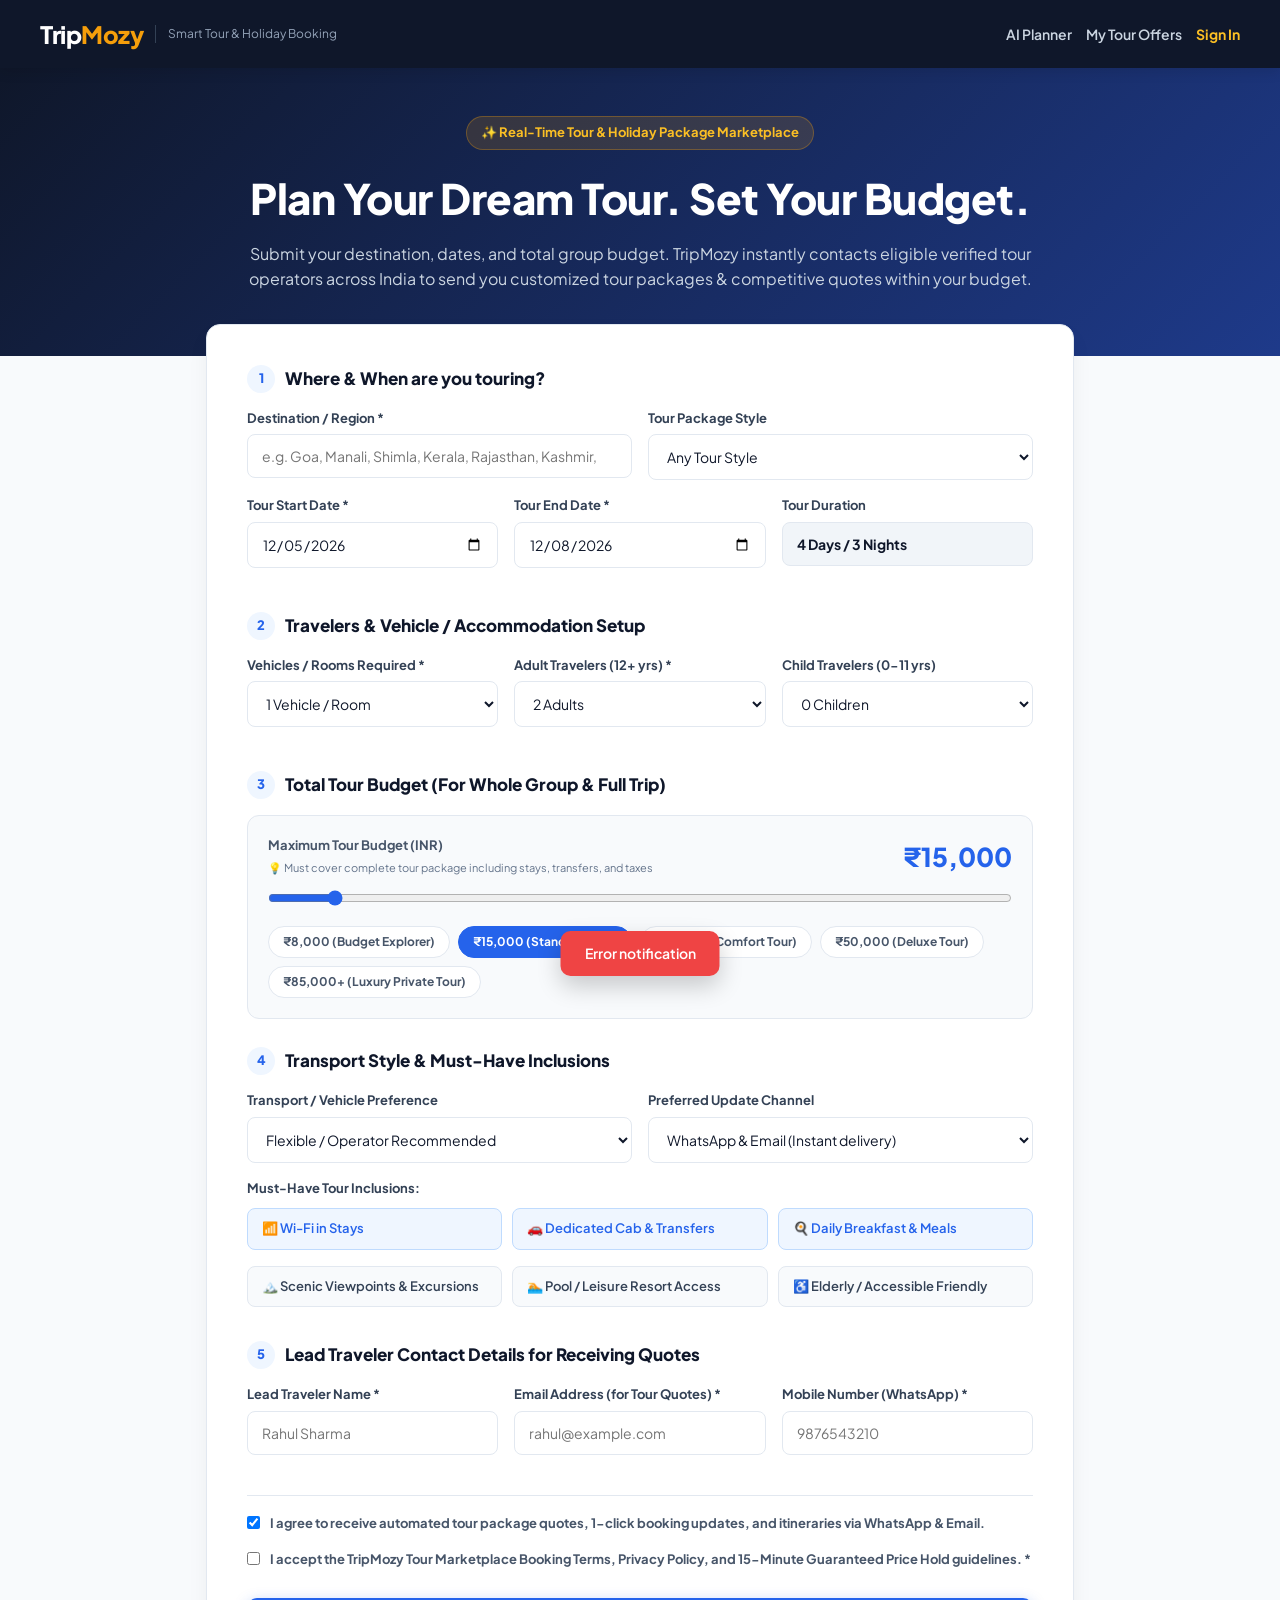
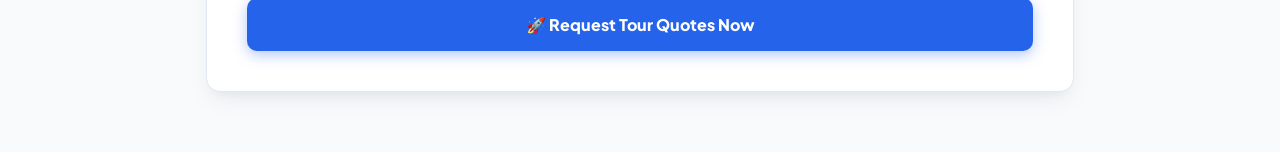
<file: public/smart-tour-booking.html>
<!DOCTYPE html>
<html lang="en">
<head>
  <meta charset="UTF-8">
  <meta name="viewport" content="width=device-width, initial-scale=1.0, viewport-fit=cover">
  <title>Smart Tour Booking Marketplace | TripMozy - Memories Begin With a Tour</title>
  <link rel="preconnect" href="https://fonts.googleapis.com">
  <link rel="preconnect" href="https://fonts.gstatic.com" crossorigin>
  <link href="https://fonts.googleapis.com/css2?family=Plus+Jakarta+Sans:wght@400;500;600;700;800&display=swap" rel="stylesheet">
  <style>
    :root {
      --primary: #2563eb;
      --primary-dark: #1d4ed8;
      --navy: #0f172a;
      --navy-light: #1e293b;
      --accent: #f59e0b;
      --accent-hover: #d97706;
      --bg: #f8fafc;
      --card-bg: #ffffff;
      --text: #0f172a;
      --text-muted: #64748b;
      --border: #e2e8f0;
      --success: #10b981;
      --radius: 14px;
      --shadow: 0 10px 25px -5px rgba(15, 23, 42, 0.08), 0 8px 10px -6px rgba(15, 23, 42, 0.04);
    }

    * { box-sizing: border-box; margin: 0; padding: 0; }
    body {
      font-family: 'Plus Jakarta Sans', -apple-system, BlinkMacSystemFont, "Segoe UI", Roboto, sans-serif;
      background: var(--bg);
      color: var(--text);
      line-height: 1.5;
      padding-bottom: 60px;
    }

    /* Header & Navigation */
    header {
      background: var(--navy);
      color: #ffffff;
      padding: 16px 24px;
      position: sticky;
      top: 0;
      z-index: 100;
      box-shadow: 0 4px 12px rgba(0,0,0,0.1);
    }
    .header-inner {
      max-width: 1200px;
      margin: 0 auto;
      display: flex;
      justify-content: space-between;
      align-items: center;
    }
    .brand {
      display: flex;
      align-items: center;
      gap: 12px;
      text-decoration: none;
      color: #ffffff;
    }
    .brand-logo {
      font-size: 24px;
      font-weight: 800;
      letter-spacing: -0.5px;
    }
    .brand-logo span { color: var(--accent); }
    .brand-tagline {
      font-size: 12px;
      color: #94a3b8;
      border-left: 1px solid #334155;
      padding-left: 12px;
      display: none;
    }
    @media (min-width: 640px) { .brand-tagline { display: inline-block; } }
    .header-nav { display: flex; gap: 14px; align-items: center; }
    .nav-link { color: #cbd5e1; text-decoration: none; font-size: 14px; font-weight: 600; transition: color 0.2s; }
    .nav-link:hover { color: #ffffff; }
    .partner-btn {
      background: rgba(255, 255, 255, 0.1);
      border: 1px solid rgba(255, 255, 255, 0.2);
      color: #ffffff;
      padding: 8px 16px;
      border-radius: 9999px;
      font-size: 13px;
      font-weight: 700;
      text-decoration: none;
      transition: all 0.2s;
    }
    .partner-btn:hover { background: rgba(255, 255, 255, 0.2); }

    /* Hero Banner */
    .hero {
      background: linear-gradient(135deg, var(--navy) 0%, #1e3a8a 100%);
      color: #ffffff;
      padding: 48px 24px 64px;
      text-align: center;
    }
    .hero-container { max-width: 820px; margin: 0 auto; }
    .badge {
      display: inline-flex;
      align-items: center;
      gap: 6px;
      background: rgba(245, 158, 11, 0.15);
      border: 1px solid rgba(245, 158, 11, 0.3);
      color: #fbbf24;
      padding: 6px 14px;
      border-radius: 9999px;
      font-size: 13px;
      font-weight: 700;
      margin-bottom: 16px;
    }
    .hero h1 { font-size: 32px; font-weight: 800; letter-spacing: -0.5px; margin-bottom: 12px; }
    @media (min-width: 768px) { .hero h1 { font-size: 42px; } }
    .hero p { font-size: 16px; color: #cbd5e1; line-height: 1.6; }

    /* Main Container & Form */
    .main-wrap { max-width: 900px; margin: -32px auto 0; padding: 0 16px; }
    .form-card {
      background: var(--card-bg);
      border-radius: var(--radius);
      box-shadow: var(--shadow);
      padding: 32px 28px;
      border: 1px solid var(--border);
    }
    @media (min-width: 640px) { .form-card { padding: 40px; } }

    .section-title {
      font-size: 17px;
      font-weight: 800;
      color: var(--navy);
      margin: 28px 0 16px;
      display: flex;
      align-items: center;
      gap: 10px;
    }
    .section-title:first-child { margin-top: 0; }
    .section-title .num {
      width: 28px;
      height: 28px;
      background: #eff6ff;
      color: var(--primary);
      border-radius: 50%;
      display: flex;
      align-items: center;
      justify-content: center;
      font-size: 13px;
      font-weight: 800;
    }

    .grid-2 { display: grid; grid-template-columns: 1fr; gap: 16px; }
    .grid-3 { display: grid; grid-template-columns: 1fr; gap: 16px; }
    @media (min-width: 640px) {
      .grid-2 { grid-template-columns: 1fr 1fr; }
      .grid-3 { grid-template-columns: 1fr 1fr 1fr; }
    }

    .form-group { margin-bottom: 16px; }
    label {
      display: block;
      font-size: 13px;
      font-weight: 700;
      color: #334155;
      margin-bottom: 6px;
    }
    .form-control {
      width: 100%;
      padding: 12px 14px;
      border: 1.5px solid var(--border);
      border-radius: 8px;
      font-size: 14px;
      font-family: inherit;
      color: var(--text);
      background: #ffffff;
      transition: all 0.2s;
    }
    .form-control:focus {
      outline: none;
      border-color: var(--primary);
      box-shadow: 0 0 0 3px rgba(37, 99, 235, 0.15);
    }

    /* Budget Range Slider Box */
    .budget-box {
      background: #f8fafc;
      border: 1.5px solid var(--border);
      border-radius: 12px;
      padding: 20px;
      margin-bottom: 20px;
    }
    .budget-header {
      display: flex;
      justify-content: space-between;
      align-items: center;
      margin-bottom: 12px;
    }
    .budget-amount {
      font-size: 26px;
      font-weight: 800;
      color: var(--primary);
    }
    .budget-disclosure {
      font-size: 11px;
      color: var(--text-muted);
      margin-top: 4px;
    }
    .budget-chips {
      display: flex;
      flex-wrap: wrap;
      gap: 8px;
      margin-top: 14px;
    }
    .chip {
      background: #ffffff;
      border: 1px solid var(--border);
      padding: 6px 14px;
      border-radius: 20px;
      font-size: 12px;
      font-weight: 700;
      color: #475569;
      cursor: pointer;
      transition: all 0.15s;
    }
    .chip:hover, .chip.active {
      background: var(--primary);
      color: #ffffff;
      border-color: var(--primary);
    }

    /* Inclusions Grid */
    .facilities-grid {
      display: grid;
      grid-template-columns: repeat(auto-fill, minmax(210px, 1fr));
      gap: 10px;
      margin-top: 10px;
    }
    .facility-label {
      display: flex;
      align-items: center;
      gap: 10px;
      background: #f8fafc;
      border: 1px solid var(--border);
      padding: 10px 14px;
      border-radius: 8px;
      cursor: pointer;
      font-size: 13px;
      font-weight: 600;
      user-select: none;
      transition: all 0.15s;
    }
    .facility-checkbox { display: none; }
    .facility-checkbox:checked + .facility-label {
      background: #eff6ff;
      border-color: #bfdbfe;
      color: var(--primary);
    }

    /* Consent Checkboxes */
    .consent-box {
      margin-top: 24px;
      padding-top: 18px;
      border-top: 1px solid var(--border);
      display: flex;
      flex-direction: column;
      gap: 12px;
    }
    .checkbox-row {
      display: flex;
      align-items: flex-start;
      gap: 10px;
      font-size: 13px;
      color: #475569;
      line-height: 1.4;
    }
    .checkbox-row input { margin-top: 2px; }

    /* Submit Button */
    .submit-btn {
      width: 100%;
      background: var(--primary);
      color: #ffffff;
      padding: 16px 24px;
      font-size: 16px;
      font-weight: 800;
      border: none;
      border-radius: 10px;
      cursor: pointer;
      box-shadow: 0 4px 14px rgba(37, 99, 235, 0.35);
      transition: all 0.2s;
      margin-top: 24px;
      display: flex;
      justify-content: center;
      align-items: center;
      gap: 10px;
      font-family: inherit;
    }
    .submit-btn:hover {
      background: var(--primary-dark);
      transform: translateY(-1px);
      box-shadow: 0 6px 20px rgba(37, 99, 235, 0.45);
    }
    .submit-btn:disabled {
      background: #94a3b8;
      cursor: not-allowed;
      transform: none;
      box-shadow: none;
    }

    /* Success / Result View */
    .result-card {
      display: none;
      background: var(--card-bg);
      border-radius: var(--radius);
      box-shadow: var(--shadow);
      padding: 40px;
      text-align: center;
      border: 1px solid var(--border);
    }
    .success-icon {
      width: 64px;
      height: 64px;
      background: #d1fae5;
      color: #059669;
      border-radius: 50%;
      display: flex;
      align-items: center;
      justify-content: center;
      font-size: 32px;
      margin: 0 auto 16px;
    }
    .result-title { font-size: 24px; font-weight: 800; margin-bottom: 8px; }
    .result-ref {
      font-family: monospace;
      font-size: 15px;
      font-weight: 700;
      color: var(--primary);
      background: #eff6ff;
      padding: 4px 12px;
      border-radius: 6px;
      display: inline-block;
      margin-bottom: 16px;
    }
    .result-desc {
      font-size: 14px;
      color: var(--text-muted);
      max-width: 520px;
      margin: 0 auto 24px;
      line-height: 1.6;
    }
    .action-links { display: flex; gap: 12px; justify-content: center; flex-wrap: wrap; }
    .btn-secondary {
      background: #f1f5f9;
      color: var(--text);
      text-decoration: none;
      padding: 12px 20px;
      border-radius: 8px;
      font-weight: 700;
      font-size: 14px;
      display: inline-flex;
      align-items: center;
      gap: 6px;
    }
    .btn-primary-link {
      background: var(--primary);
      color: #ffffff;
      text-decoration: none;
      padding: 12px 24px;
      border-radius: 8px;
      font-weight: 700;
      font-size: 14px;
      display: inline-flex;
      align-items: center;
      gap: 6px;
    }

    /* Error Toast */
    .toast {
      position: fixed;
      bottom: 24px;
      left: 50%;
      transform: translateX(-50%) translateY(100px);
      background: #ef4444;
      color: #ffffff;
      padding: 12px 24px;
      border-radius: 10px;
      font-size: 14px;
      font-weight: 600;
      box-shadow: 0 10px 25px rgba(0,0,0,0.2);
      transition: transform 0.3s cubic-bezier(0.16, 1, 0.3, 1);
      z-index: 1000;
      max-width: 90vw;
      text-align: center;
    }
    .toast.show { transform: translateX(-50%) translateY(0); }

    /* ── Mobile Phone Browser Responsiveness ── */
    @media (max-width: 768px) {
      header { padding: 10px 14px; }
      .header-inner { flex-wrap: wrap; gap: 8px; }
      .brand-logo { font-size: 20px; }
      .brand-badge { font-size: 10px; padding: 2px 6px; }
      .header-nav { gap: 6px; flex-wrap: wrap; width: 100%; justify-content: flex-end; }
      .nav-link { font-size: 12px; }
      .partner-btn { padding: 6px 10px; font-size: 11px; }

      .hero { padding: 32px 14px 48px; }
      .hero h1 { font-size: 24px; line-height: 1.25; }
      .hero p { font-size: 14px; }

      .main-wrap { padding: 0 10px; margin-top: -24px; }
      .form-card { padding: 20px 14px; border-radius: 14px; }
      .section-title { font-size: 15px; margin: 20px 0 12px; }

      .form-input, .form-select, input[type="text"], input[type="email"], input[type="tel"], input[type="date"], input[type="number"] {
        font-size: 16px !important; /* Prevents iOS auto-zoom */
        padding: 12px 14px;
      }
      .budget-input { font-size: 22px !important; }

      .facilities-grid {
        grid-template-columns: 1fr 1fr;
        gap: 8px;
      }
      .facility-label {
        padding: 8px 10px;
        font-size: 12px;
      }

      .stepper-btn {
        width: 44px;
        height: 44px;
        font-size: 20px;
      }
      .stepper-val {
        font-size: 16px;
        min-width: 36px;
      }

      .result-card { padding: 24px 16px; }
      .result-title { font-size: 20px; }
      .action-links { flex-direction: column; width: 100%; }
      .btn-secondary, .btn-primary-link { width: 100%; justify-content: center; padding: 14px; }
    }
  </style>
</head>
<body>

  <!-- Header -->
  <header>
    <div class="header-inner">
      <a href="/" class="brand">
        <div class="brand-logo">Trip<span>Mozy</span></div>
        <div class="brand-tagline">Smart Tour &amp; Holiday Booking</div>
      </a>
      <div class="header-nav">
        <a href="/ai-planner" class="nav-link">AI Planner</a>
        <a href="/booking" class="nav-link">My Tour Offers</a>
        <span id="authHeaderItem">
          <a href="/login" class="nav-link" style="color:#fbbf24;font-weight:700;">Sign In</a>
        </span>
      </div>
    </div>
  </header>

  <!-- Hero Section -->
  <section class="hero">
    <div class="hero-container">
      <div class="badge">✨ Real-Time Tour &amp; Holiday Package Marketplace</div>
      <h1>Plan Your Dream Tour. Set Your Budget.</h1>
      <p>Submit your destination, dates, and total group budget. TripMozy instantly contacts eligible verified tour operators across India to send you customized tour packages &amp; competitive quotes within your budget.</p>
    </div>
  </section>

  <!-- Main Request Form -->
  <main class="main-wrap">
    <div class="form-card" id="formCard">
      <form id="tourRequestForm">

        <!-- 1. Destination & Dates -->
        <div class="section-title">
          <span class="num">1</span>
          <span>Where &amp; When are you touring?</span>
        </div>

        <div class="grid-2">
          <div class="form-group">
            <label for="destination">Destination / Region *</label>
            <input type="text" id="destination" class="form-control" placeholder="e.g. Goa, Manali, Shimla, Kerala, Rajasthan, Kashmir, Ladakh" list="destinationsList" required>
            <datalist id="destinationsList">
              <option value="Manali, Himachal Pradesh">
              <option value="Shimla, Himachal Pradesh">
              <option value="Dharamshala, Himachal Pradesh">
              <option value="Dalhousie, Himachal Pradesh">
              <option value="North Goa, Goa">
              <option value="South Goa, Goa">
              <option value="Goa">
              <option value="Munnar, Kerala">
              <option value="Alleppey, Kerala">
              <option value="Kerala">
              <option value="Jaipur, Rajasthan">
              <option value="Udaipur, Rajasthan">
              <option value="Rajasthan">
              <option value="Srinagar, Jammu and Kashmir">
              <option value="Gulmarg, Jammu and Kashmir">
              <option value="Leh, Ladakh">
              <option value="Rishikesh, Uttarakhand">
              <option value="Mussoorie, Uttarakhand">
              <option value="Ooty, Tamil Nadu">
              <option value="Darjeeling, West Bengal">
              <option value="Gangtok, Sikkim">
            </datalist>
          </div>
          <div class="form-group">
            <label for="propertyType">Tour Package Style</label>
            <select id="propertyType" class="form-control">
              <option value="any">Any Tour Style</option>
              <option value="resort">Resort &amp; Leisure Tour</option>
              <option value="hotel">Standard Sightseeing Tour</option>
              <option value="homestay">Heritage &amp; Homestay Experience</option>
            </select>
          </div>
        </div>

        <div class="grid-3">
          <div class="form-group">
            <label for="checkInDate">Tour Start Date *</label>
            <input type="date" id="checkInDate" class="form-control" required>
          </div>
          <div class="form-group">
            <label for="checkOutDate">Tour End Date *</label>
            <input type="date" id="checkOutDate" class="form-control" required>
          </div>
          <div class="form-group">
            <label>Tour Duration</label>
            <input type="text" id="nightsDisplay" class="form-control" value="0 Nights" readonly style="background:#f1f5f9; font-weight:700;">
          </div>
        </div>

        <!-- 2. Travelers & Vehicles/Rooms -->
        <div class="section-title">
          <span class="num">2</span>
          <span>Travelers &amp; Vehicle / Accommodation Setup</span>
        </div>

        <div class="grid-3">
          <div class="form-group">
            <label for="numRooms">Vehicles / Rooms Required *</label>
            <select id="numRooms" class="form-control">
              <option value="1" selected>1 Vehicle / Room</option>
              <option value="2">2 Vehicles / Rooms</option>
              <option value="3">3 Vehicles / Rooms</option>
              <option value="4">4 Vehicles / Rooms</option>
              <option value="5">5+ Vehicles / Rooms</option>
            </select>
          </div>
          <div class="form-group">
            <label for="numAdults">Adult Travelers (12+ yrs) *</label>
            <select id="numAdults" class="form-control">
              <option value="1">1 Adult</option>
              <option value="2" selected>2 Adults</option>
              <option value="3">3 Adults</option>
              <option value="4">4 Adults</option>
              <option value="5">5 Adults</option>
              <option value="6">6+ Adults</option>
            </select>
          </div>
          <div class="form-group">
            <label for="numChildren">Child Travelers (0-11 yrs)</label>
            <select id="numChildren" class="form-control">
              <option value="0" selected>0 Children</option>
              <option value="1">1 Child</option>
              <option value="2">2 Children</option>
              <option value="3">3+ Children</option>
            </select>
          </div>
        </div>

        <!-- 3. Total Tour Budget -->
        <div class="section-title">
          <span class="num">3</span>
          <span>Total Tour Budget (For Whole Group &amp; Full Trip)</span>
        </div>

        <div class="budget-box">
          <div class="budget-header">
            <div>
              <div style="font-size: 13px; font-weight: 700; color: #475569;">Maximum Tour Budget (INR)</div>
              <div class="budget-disclosure">💡 Must cover complete tour package including stays, transfers, and taxes</div>
            </div>
            <div class="budget-amount" id="budgetDisplay">₹15,000</div>
          </div>

          <input type="range" id="budgetSlider" min="3000" max="150000" step="1000" value="15000" style="width: 100%; accent-color: var(--primary);">

          <div class="budget-chips">
            <div class="chip" onclick="setBudget(8000)">₹8,000 (Budget Explorer)</div>
            <div class="chip active" onclick="setBudget(15000)">₹15,000 (Standard Tour)</div>
            <div class="chip" onclick="setBudget(25000)">₹25,000 (Comfort Tour)</div>
            <div class="chip" onclick="setBudget(50000)">₹50,000 (Deluxe Tour)</div>
            <div class="chip" onclick="setBudget(85000)">₹85,000+ (Luxury Private Tour)</div>
          </div>
        </div>

        <!-- 4. Transport & Inclusions -->
        <div class="section-title">
          <span class="num">4</span>
          <span>Transport Style &amp; Must-Have Inclusions</span>
        </div>

        <div class="grid-2">
          <div class="form-group">
            <label for="roomPreference">Transport / Vehicle Preference</label>
            <select id="roomPreference" class="form-control">
              <option value="any">Flexible / Operator Recommended</option>
              <option value="ac">Dedicated Air-Conditioned Cab (Sedan / SUV)</option>
              <option value="non_ac">Standard Non-AC / Hill Taxi</option>
            </select>
          </div>
          <div class="form-group">
            <label for="contactChannel">Preferred Update Channel</label>
            <select id="contactChannel" class="form-control">
              <option value="whatsapp">WhatsApp &amp; Email (Instant delivery)</option>
              <option value="email">Email Only</option>
              <option value="sms">SMS &amp; Email</option>
            </select>
          </div>
        </div>

        <div style="font-size: 13px; font-weight: 700; color: #334155; margin-bottom: 8px;">Must-Have Tour Inclusions:</div>
        <div class="facilities-grid">
          <div>
            <input type="checkbox" id="fac_wifi" class="facility-checkbox" value="wifi" checked>
            <label for="fac_wifi" class="facility-label">📶 Wi-Fi in Stays</label>
          </div>
          <div>
            <input type="checkbox" id="fac_parking" class="facility-checkbox" value="parking" checked>
            <label for="fac_parking" class="facility-label">🚗 Dedicated Cab &amp; Transfers</label>
          </div>
          <div>
            <input type="checkbox" id="fac_breakfast" class="facility-checkbox" value="breakfast" checked>
            <label for="fac_breakfast" class="facility-label">🍳 Daily Breakfast &amp; Meals</label>
          </div>
          <div>
            <input type="checkbox" id="fac_mountain_view" class="facility-checkbox" value="mountain_view">
            <label for="fac_mountain_view" class="facility-label">🏔️ Scenic Viewpoints &amp; Excursions</label>
          </div>
          <div>
            <input type="checkbox" id="fac_pool" class="facility-checkbox" value="pool">
            <label for="fac_pool" class="facility-label">🏊 Pool / Leisure Resort Access</label>
          </div>
          <div>
            <input type="checkbox" id="fac_accessible" class="facility-checkbox" value="accessible">
            <label for="fac_accessible" class="facility-label">♿ Elderly / Accessible Friendly</label>
          </div>
        </div>

        <!-- 5. Traveler Contact Details -->
        <div class="section-title">
          <span class="num">5</span>
          <span>Lead Traveler Contact Details for Receiving Quotes</span>
        </div>

        <div class="grid-3">
          <div class="form-group">
            <label for="guestName">Lead Traveler Name *</label>
            <input type="text" id="guestName" class="form-control" placeholder="Rahul Sharma" required>
          </div>
          <div class="form-group">
            <label for="guestEmail">Email Address (for Tour Quotes) *</label>
            <input type="email" id="guestEmail" class="form-control" placeholder="rahul@example.com" required>
          </div>
          <div class="form-group">
            <label for="guestPhone">Mobile Number (WhatsApp) *</label>
            <input type="tel" id="guestPhone" class="form-control" placeholder="9876543210" required>
          </div>
        </div>

        <!-- Consent & Terms -->
        <div class="consent-box">
          <label class="checkbox-row">
            <input type="checkbox" id="commConsent" checked>
            <span>I agree to receive automated tour package quotes, 1-click booking updates, and itineraries via WhatsApp &amp; Email.</span>
          </label>
          <label class="checkbox-row">
            <input type="checkbox" id="termsAccept" required>
            <span>I accept the TripMozy Tour Marketplace Booking Terms, Privacy Policy, and 15-Minute Guaranteed Price Hold guidelines. *</span>
          </label>
        </div>

        <button type="submit" id="submitBtn" class="submit-btn">
          <span>🚀 Request Tour Quotes Now</span>
        </button>

      </form>
    </div>

    <!-- Result / Success View -->
    <div class="result-card" id="resultCard">
      <div class="success-icon">🎒</div>
      <h2 class="result-title">Tour Request Dispatched!</h2>
      <div class="result-ref" id="resultRef">TM-REQ-20261029-XXXX</div>
      <p class="result-desc" id="resultMsg">
        Verified local tour operators in your destination have been contacted. You will receive customized tour quotes in your email and WhatsApp shortly.
      </p>
      <div class="action-links">
        <a href="#" id="viewOffersBtn" class="btn-primary-link">⚡ View Live Tour Offers</a>
        <a href="/smart-tour-booking" class="btn-secondary">Submit Another Request</a>
      </div>
    </div>
  </main>

  <div class="toast" id="toast">Error notification</div>

  <script>
    // Set min date to today for check-in
    const checkInInput = document.getElementById('checkInDate');
    const checkOutInput = document.getElementById('checkOutDate');
    const nightsDisplay = document.getElementById('nightsDisplay');

    const today = new Date().toISOString().split('T')[0];
    checkInInput.min = today;

    // Default dates: tomorrow to +3 days (4 days / 3 nights)
    const defaultIn = new Date();
    defaultIn.setDate(defaultIn.getDate() + 1);
    const defaultOut = new Date();
    defaultOut.setDate(defaultOut.getDate() + 4);

    checkInInput.value = defaultIn.toISOString().split('T')[0];
    checkOutInput.min = checkInInput.value;
    checkOutInput.value = defaultOut.toISOString().split('T')[0];

    function updateNights() {
      const inDate = new Date(checkInInput.value);
      const outDate = new Date(checkOutInput.value);
      if (checkInInput.value && checkOutInput.value && outDate > inDate) {
        const diffTime = Math.abs(outDate - inDate);
        const nights = Math.ceil(diffTime / (1000 * 60 * 60 * 24));
        const days = nights + 1;
        nightsDisplay.value = `${days} Days / ${nights} Night${nights > 1 ? 's' : ''}`;
      } else {
        nightsDisplay.value = 'Invalid Dates';
      }
    }

    checkInInput.addEventListener('change', () => {
      checkOutInput.min = checkInInput.value;
      if (checkOutInput.value <= checkInInput.value) {
        const nextDay = new Date(checkInInput.value);
        nextDay.setDate(nextDay.getDate() + 3);
        checkOutInput.value = nextDay.toISOString().split('T')[0];
      }
      updateNights();
    });
    checkOutInput.addEventListener('change', updateNights);
    updateNights();

    // Budget Slider
    const slider = document.getElementById('budgetSlider');
    const budgetDisplay = document.getElementById('budgetDisplay');

    function setBudget(val) {
      slider.value = val;
      budgetDisplay.textContent = '₹' + parseInt(val).toLocaleString('en-IN');
      document.querySelectorAll('.chip').forEach(c => {
        c.classList.toggle('active', c.textContent.includes(parseInt(val).toLocaleString('en-IN')));
      });
    }

    slider.addEventListener('input', (e) => {
      budgetDisplay.textContent = '₹' + parseInt(e.target.value).toLocaleString('en-IN');
      document.querySelectorAll('.chip').forEach(c => c.classList.remove('active'));
    });

    function showToast(msg) {
      const toast = document.getElementById('toast');
      toast.textContent = msg;
      toast.classList.add('show');
      setTimeout(() => toast.classList.remove('show'), 4000);
    }

    // Submit Request
    document.getElementById('tourRequestForm').addEventListener('submit', async (e) => {
      e.preventDefault();

      const btn = document.getElementById('submitBtn');
      btn.disabled = true;
      btn.innerHTML = '<span>⚡ Dispatching to Verified Tour Operators...</span>';

      const facilities = Array.from(document.querySelectorAll('.facility-checkbox:checked')).map(cb => cb.value);

      const payload = {
        destination: document.getElementById('destination').value,
        propertyTypePreference: document.getElementById('propertyType').value,
        checkInDate: checkInInput.value,
        checkOutDate: checkOutInput.value,
        numRooms: parseInt(document.getElementById('numRooms').value),
        numAdults: parseInt(document.getElementById('numAdults').value),
        numChildren: parseInt(document.getElementById('numChildren').value),
        totalBudgetINR: parseInt(slider.value),
        roomPreference: document.getElementById('roomPreference').value,
        requiredFacilities: facilities,
        guestName: document.getElementById('guestName').value,
        guestEmail: document.getElementById('guestEmail').value,
        guestPhone: document.getElementById('guestPhone').value,
        communicationConsent: document.getElementById('commConsent').checked,
        termsAccepted: document.getElementById('termsAccept').checked
      };

      try {
        const res = await fetch('/api/requests', {
          method: 'POST',
          headers: { 'Content-Type': 'application/json' },
          body: JSON.stringify(payload)
        });

        const data = await res.json();

        if (!res.ok) {
          throw new Error(data.error || 'Failed to submit tour request');
        }

        // Show Result Card
        document.getElementById('formCard').style.display = 'none';
        const resultCard = document.getElementById('resultCard');
        resultCard.style.display = 'block';

        document.getElementById('resultRef').textContent = data.reference;
        document.getElementById('resultMsg').textContent =
          `Success! Your tour request for ${data.destination} has been sent to ${data.matchedCount} eligible TripMozy verified tour operators. Quotes will arrive in real time.`;

        const viewOffersUrl = `/booking?id=${data.id}`;
        document.getElementById('viewOffersBtn').href = viewOffersUrl;

        // Auto-redirect to live offers after 2.5 seconds
        setTimeout(() => {
          window.location.href = viewOffersUrl;
        }, 2500);

      } catch (err) {
        showToast(err.message);
        btn.disabled = false;
        btn.innerHTML = '<span>🚀 Request Tour Quotes Now</span>';
      }
    });

    // Check logged in customer session & prefill
    (function checkCustomerSession() {
      try {
        const raw = localStorage.getItem('tm_user_info');
        const role = localStorage.getItem('tm_user_role');
        if (raw && role === 'customer') {
          const u = JSON.parse(raw);
          if (u.displayName && u.displayName !== 'Traveler') {
            document.getElementById('guestName').value = u.displayName;
          }
          if (u.email && !u.email.includes('@tripmozy.local')) {
            document.getElementById('guestEmail').value = u.email;
          }
          if (u.phone) {
            document.getElementById('guestPhone').value = u.phone.replace('+91', '');
          }
          const item = document.getElementById('authHeaderItem');
          if (item) {
            item.innerHTML = `<span style="font-size:13px;color:#cbd5e1;">👤 ${u.displayName || 'Traveler'}</span> <a href="javascript:void(0)" onclick="signOutCustomer()" style="font-size:12px;color:#f87171;text-decoration:none;margin-left:6px;">(Sign Out)</a>`;
          }
        }
      } catch (_) {}
    })();

    function signOutCustomer() {
      localStorage.removeItem('tm_session_token');
      localStorage.removeItem('tm_user_role');
      localStorage.removeItem('tm_user_info');
      fetch('/api/auth/logout', { method: 'POST' }).finally(() => {
        window.location.reload();
      });
    }
  </script>
</body>
</html>
</file>
